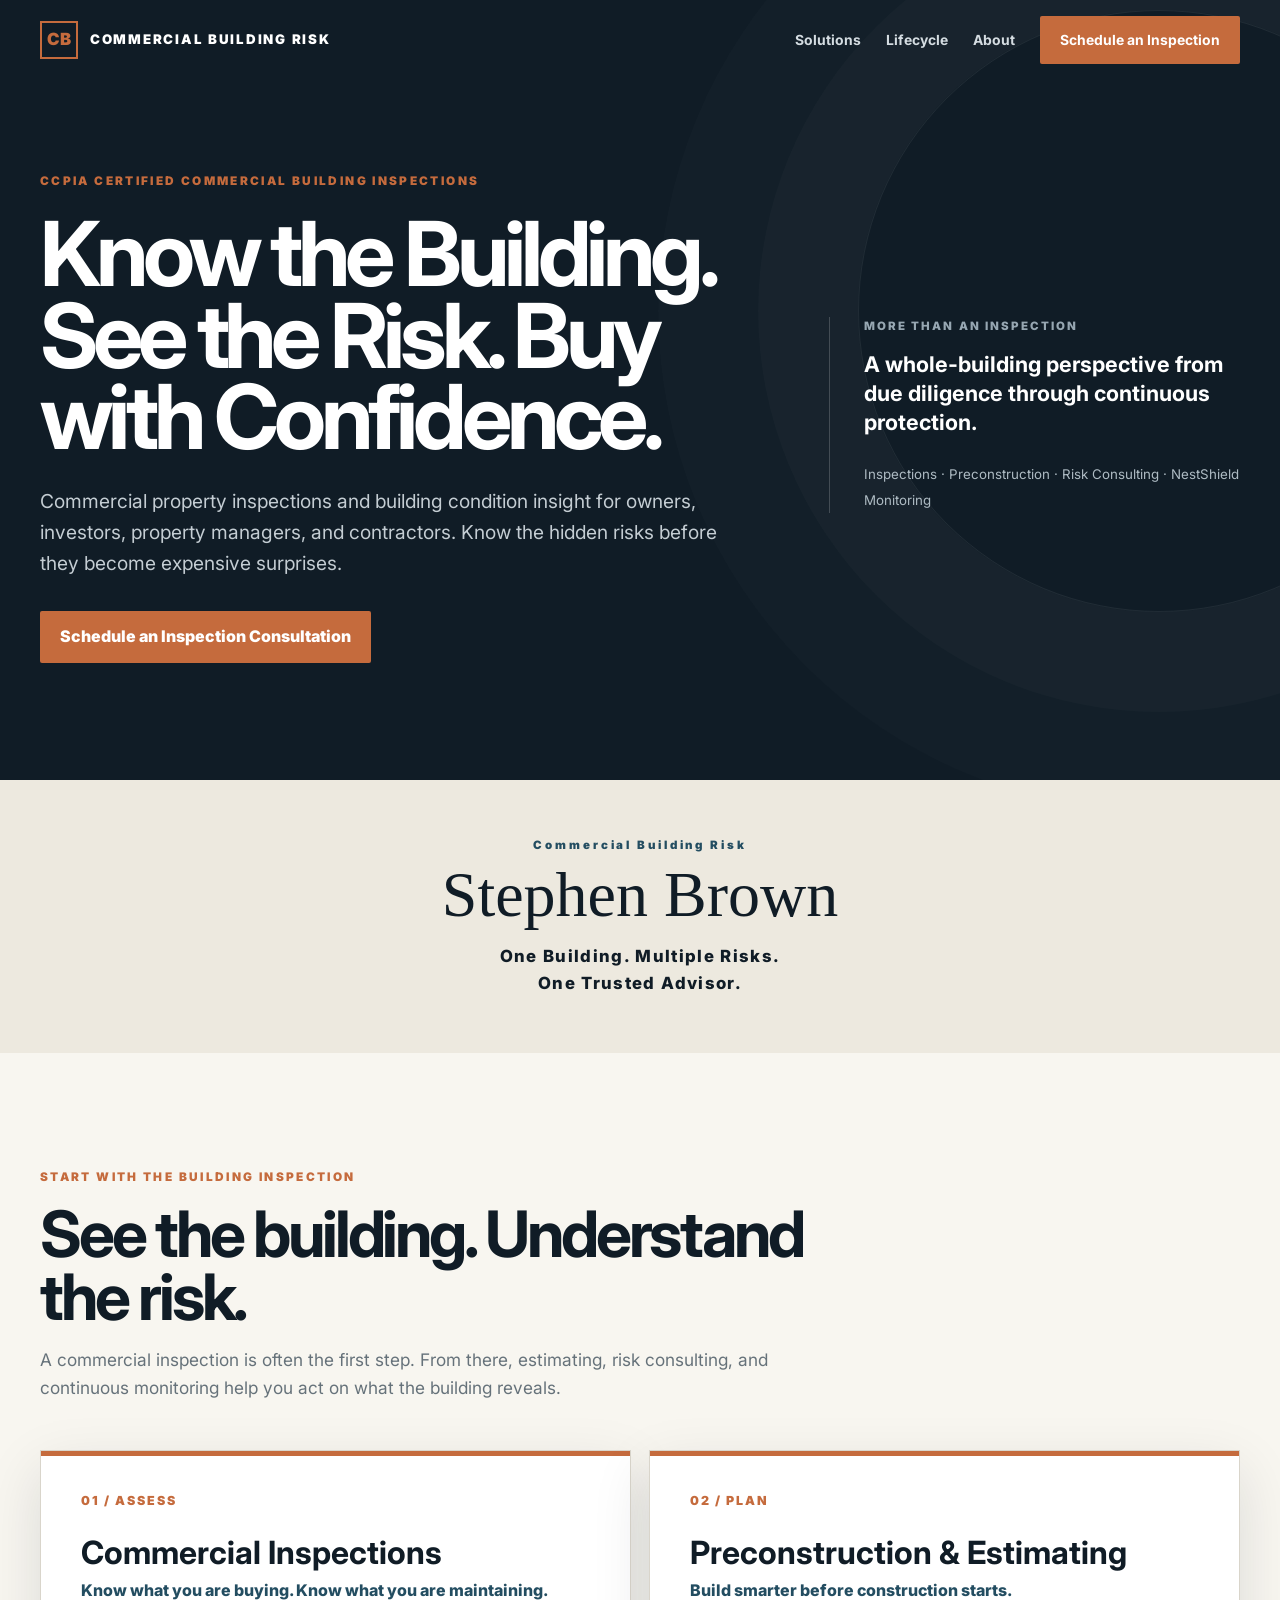
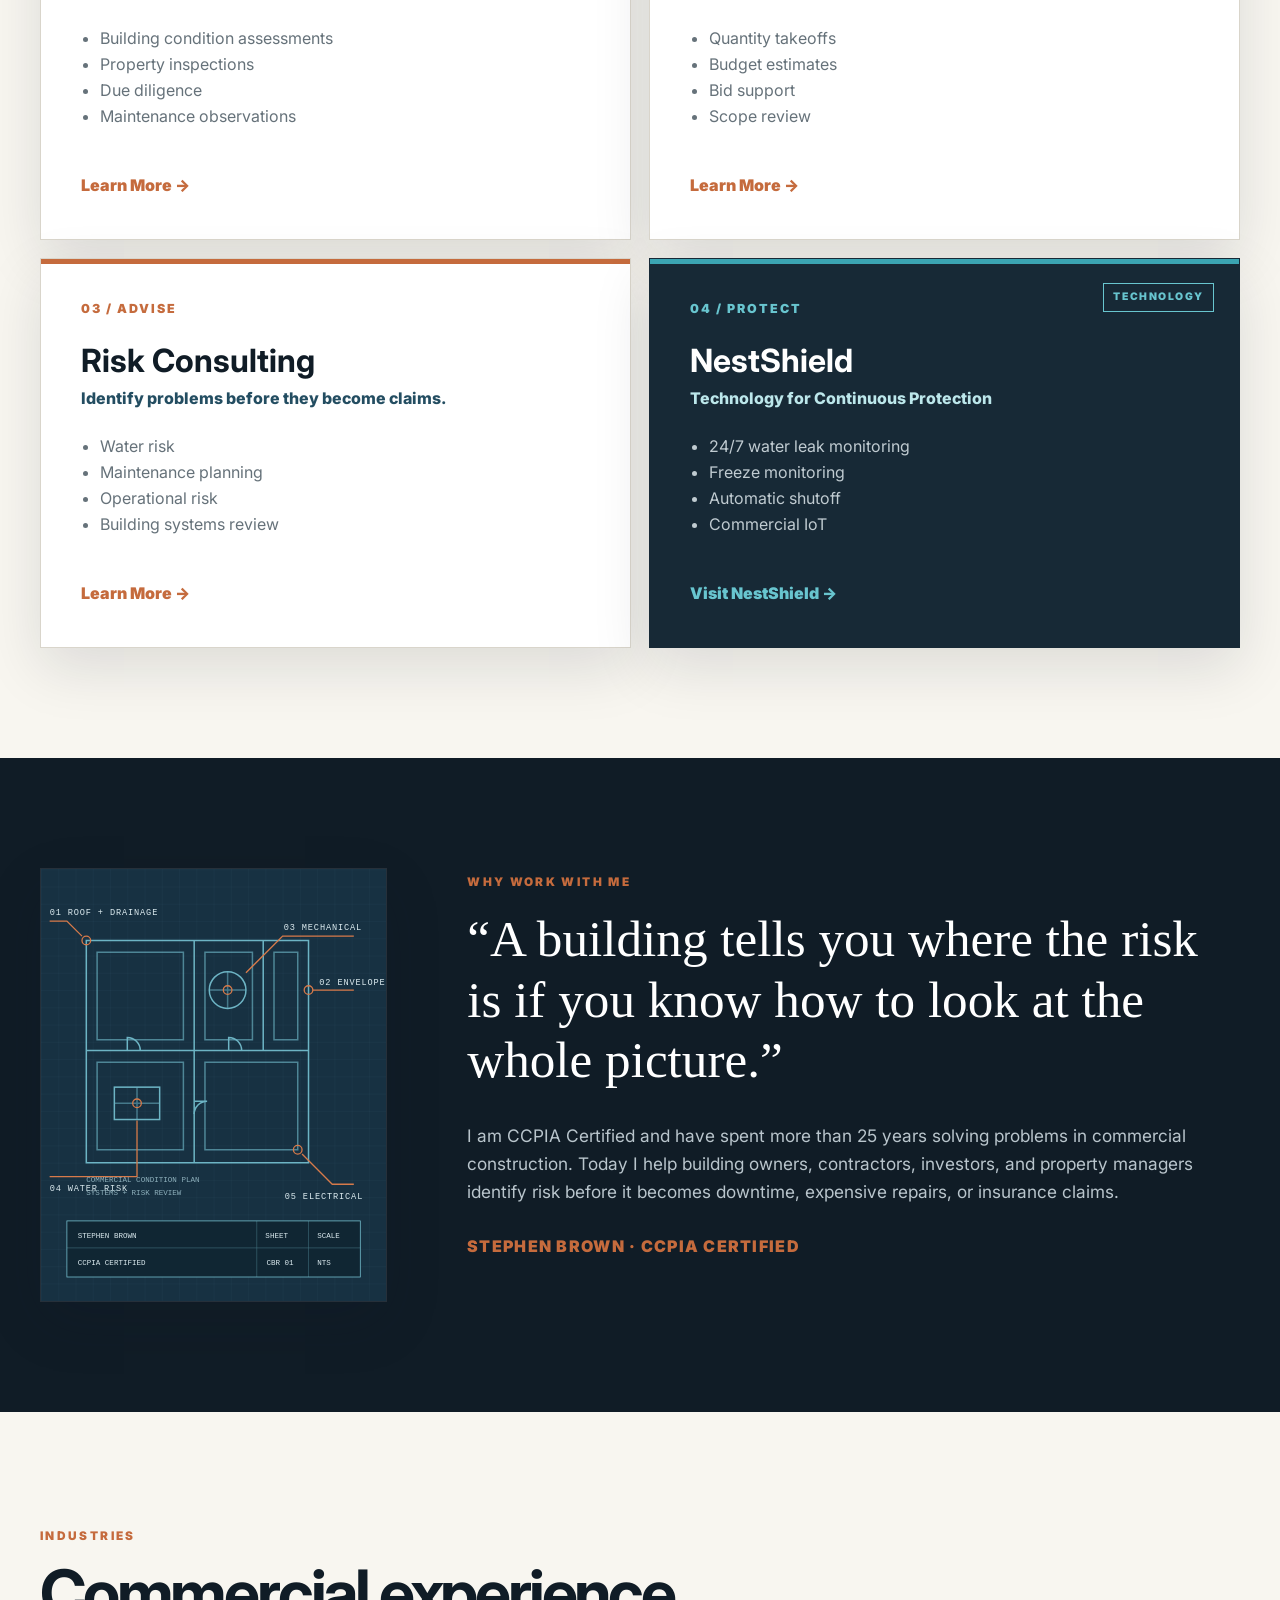
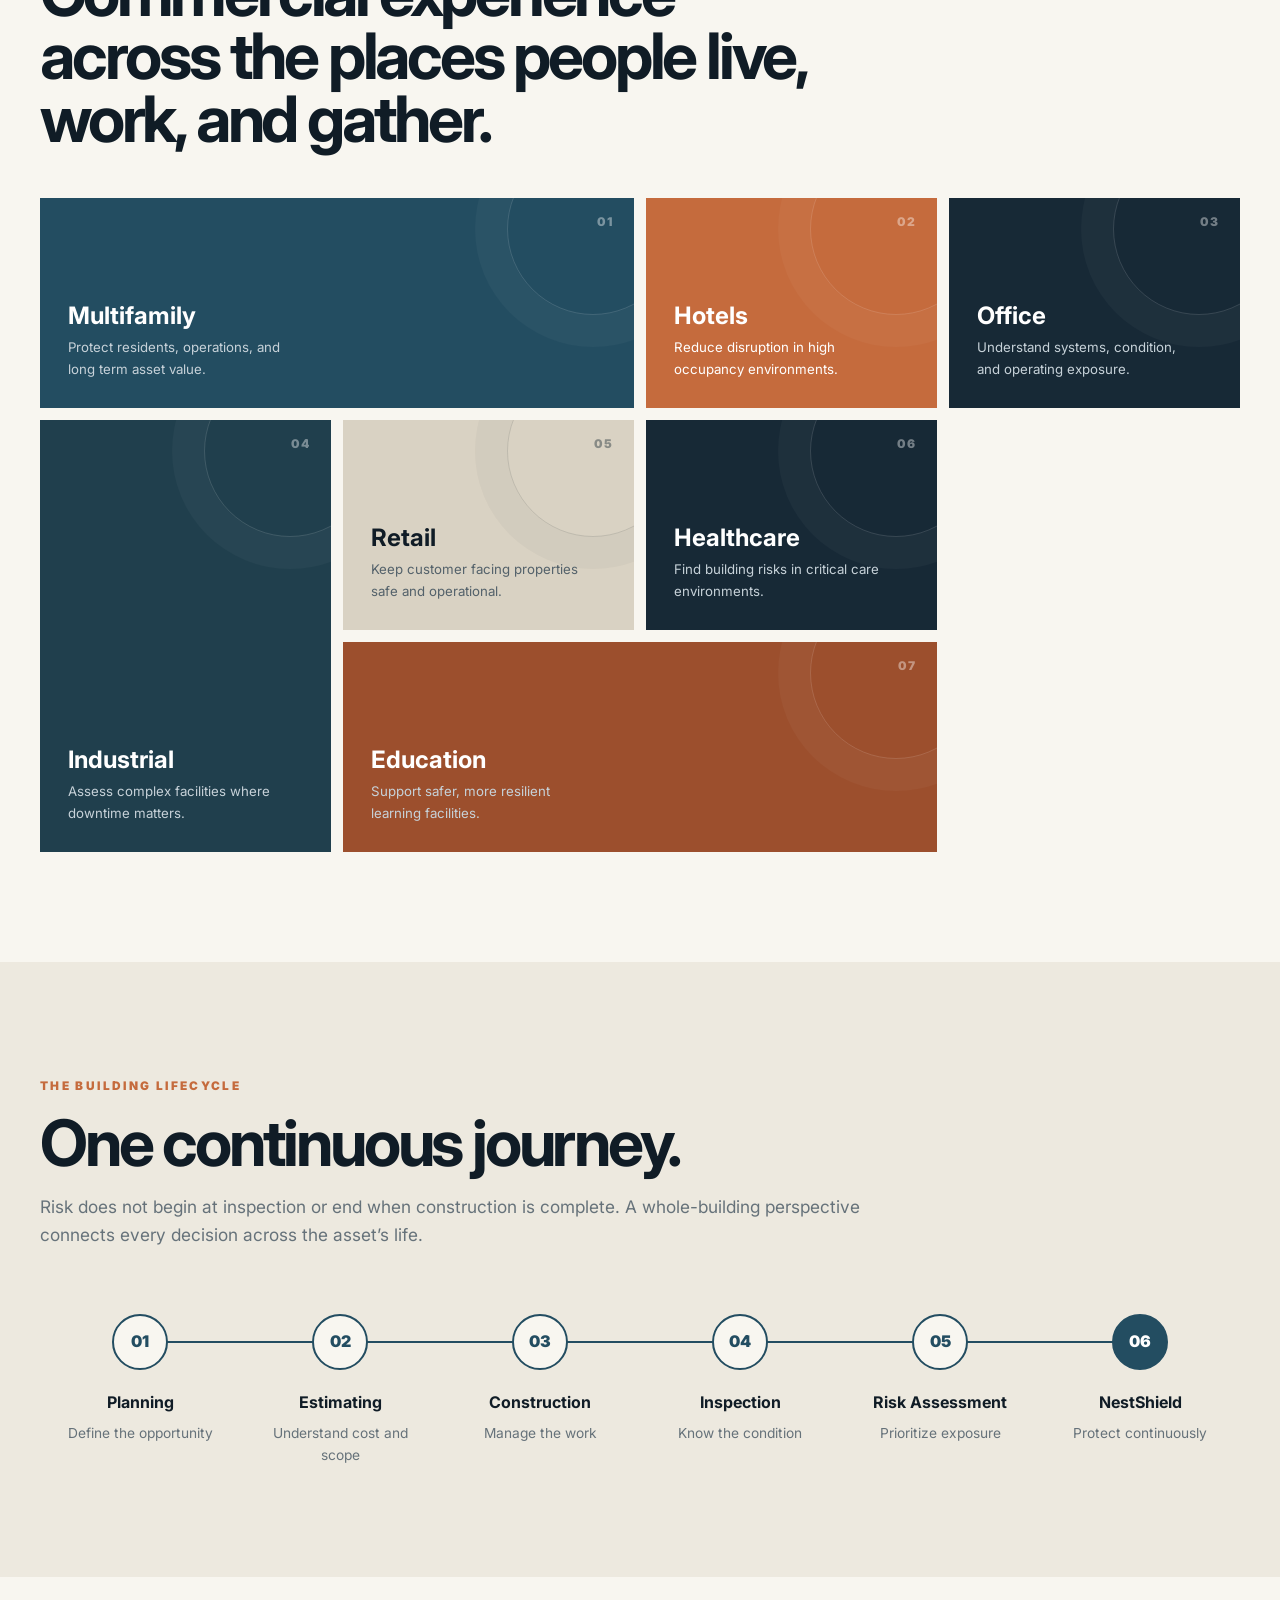
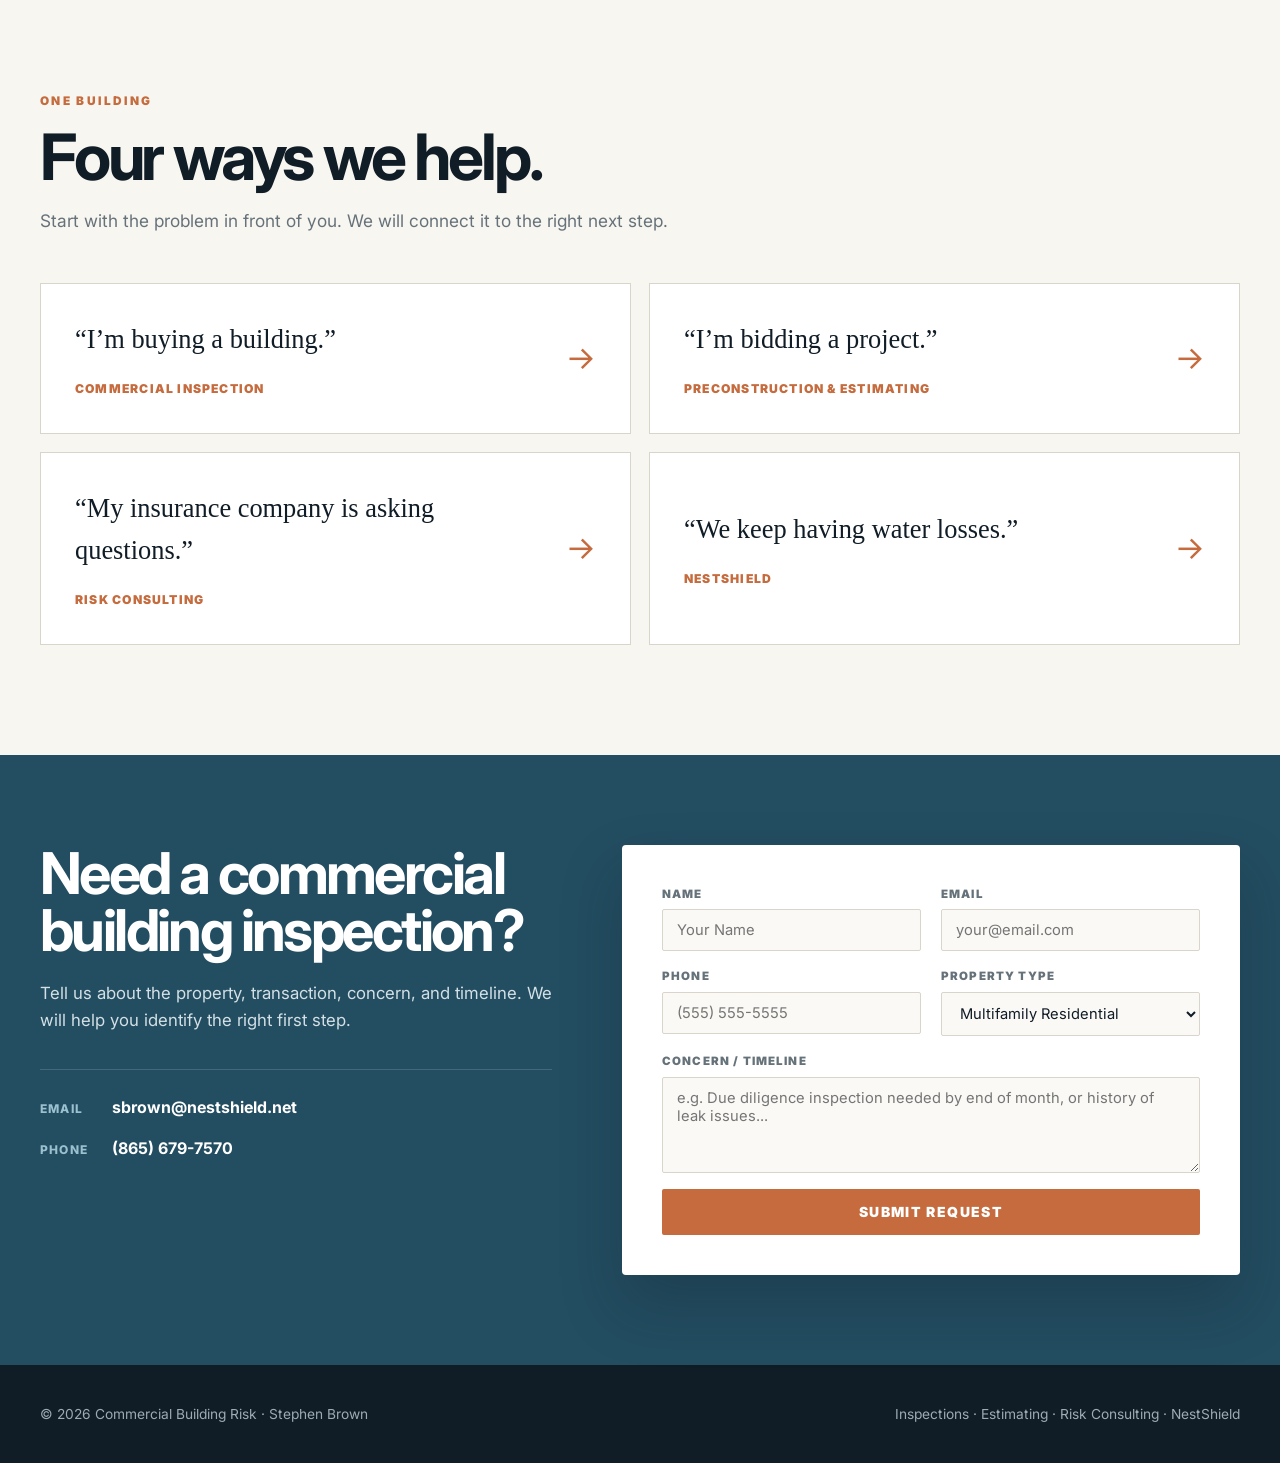
<file: index.html>
<!doctype html>
<html lang="en">
<head>
  <meta charset="utf-8">
  <meta name="viewport" content="width=device-width,initial-scale=1">
  <meta name="description" content="Commercial building inspections, preconstruction estimating, risk consulting, and continuous protection technology from Stephen Brown.">
  <title>Commercial Building Risk | Stephen Brown</title>
  <link rel="preconnect" href="https://fonts.googleapis.com">
  <link rel="preconnect" href="https://fonts.gstatic.com" crossorigin>
  <link href="https://fonts.googleapis.com/css2?family=Inter:wght@400;500;600;700;800;900&display=swap" rel="stylesheet">
  <style>
    :root{
      --ink:#101c26;
      --ink2:#172936;
      --blue:#234d61;
      --copper:#c56b3d;
      --sand:#ede9df;
      --paper:#f8f6f0;
      --white:#fff;
      --muted:#66727a;
      --line:#d9d5cb;
      --max:1200px;
      --shadow:0 20px 55px rgba(16,28,38,.12);
      --transition:0.25s cubic-bezier(0.4, 0, 0.2, 1);
    }
    *{box-sizing:border-box}
    html{scroll-behavior:smooth}
    body{
      margin:0;
      background:var(--paper);
      color:var(--ink);
      font:16px/1.62 Inter,ui-sans-serif,system-ui,-apple-system,"Segoe UI",sans-serif;
      text-rendering:optimizeLegibility;
      -webkit-font-smoothing:antialiased;
    }
    a{color:inherit;text-decoration:none;transition:color var(--transition)}
    .wrap{width:min(var(--max),calc(100% - 42px));margin:auto}
    
    /* Header & Nav styling */
    .nav{
      height: 80px;
      display: flex;
      align-items: center;
      justify-content: space-between;
      position: relative;
      z-index: 100;
    }
    .brand{
      text-decoration:none;
      display:flex;
      align-items:center;
      gap:12px;
      font-size:.83rem;
      font-weight:900;
      letter-spacing:.13em;
      text-transform:uppercase;
    }
    .brand-mark{
      width:38px;
      height:38px;
      border:2px solid var(--copper);
      display:grid;
      place-items:center;
      color:var(--copper);
      font-size:1.05rem;
      letter-spacing:0;
      transition:background var(--transition), color var(--transition);
    }
    .brand:hover .brand-mark{
      background:var(--copper);
      color:#fff;
    }
    .navlinks{
      display:flex;
      align-items:center;
      gap:25px;
    }
    .navlinks>a{
      text-decoration:none;
      color:#d4dce1;
      font-size:.87rem;
      font-weight:700;
      transition:color var(--transition);
    }
    .navlinks>a:hover:not(.btn){
      color:var(--copper);
    }
    .btn{
      display:inline-flex;
      align-items:center;
      justify-content:center;
      padding:13px 20px;
      border-radius:2px;
      background:var(--copper);
      color:#fff;
      text-decoration:none;
      font-weight:850;
      border:0;
      cursor:pointer;
      font-family:inherit;
      transition:transform var(--transition), background var(--transition), box-shadow var(--transition);
    }
    .btn:hover{
      transform:translateY(-2px);
      background:#ad5930;
      box-shadow:0 8px 20px rgba(197, 107, 61, 0.2);
    }
    .navlinks .btn{color:#fff}
    
    /* Mobile Menu Button */
    .menu-btn{
      display:none;
      flex-direction:column;
      justify-content:space-between;
      width:24px;
      height:18px;
      background:none;
      border:0;
      padding:0;
      cursor:pointer;
      z-index:110;
    }
    .menu-btn .bar{
      width:100%;
      height:2px;
      background:#fff;
      transition:transform var(--transition), opacity var(--transition);
    }
    
    /* Hero styling */
    .hero-wrap{
      background:var(--ink);
      color:#fff;
      position:relative;
      overflow:hidden;
    }
    .hero-wrap:after{
      content:"";
      position:absolute;
      width:600px;
      height:600px;
      border:1px solid #ffffff12;
      border-radius:50%;
      right:-180px;
      top:10px;
      box-shadow:0 0 0 100px #ffffff05,0 0 0 200px #ffffff03;
      pointer-events:none;
    }
    .hero{
      min-height:700px;
      display:grid;
      grid-template-columns:1fr .58fr;
      gap:80px;
      align-items:center;
      padding:80px 0 110px;
      position:relative;
      z-index:1;
    }
    .eyebrow{
      color:var(--copper);
      font-size:.74rem;
      font-weight:900;
      letter-spacing:.2em;
      text-transform:uppercase;
    }
    .hero h1{
      font-size:clamp(3.4rem,7vw,6.8rem);
      line-height:.91;
      letter-spacing:-.057em;
      margin:20px 0 28px;
      max-width:850px;
    }
    .hero p{
      color:#c4cdd3;
      font-size:1.2rem;
      max-width:680px;
      margin:0 0 32px;
    }
    .hero-side{
      border-left:1px solid #ffffff30;
      padding-left:34px;
    }
    .hero-side span{
      display:block;
      color:#97a7b2;
      font-size:.72rem;
      font-weight:850;
      letter-spacing:.18em;
      text-transform:uppercase;
    }
    .hero-side strong{
      display:block;
      font-size:1.35rem;
      line-height:1.35;
      margin:14px 0 24px;
    }
    .hero-side small{color:#aebbc3}
    
    /* Manifesto */
    .manifesto{background:var(--sand);padding:56px 0}
    .manifesto-inner{text-align:center}
    .manifesto .mini{font-size:.72rem;letter-spacing:.25em;font-weight:900;color:var(--blue)}
    .manifesto h2{font-family:Georgia,serif;font-weight:400;font-size:clamp(2.2rem,5vw,4.6rem);margin:8px 0 2px;line-height:1}
    .manifesto p{font-size:1.05rem;font-weight:800;letter-spacing:.08em;margin:16px 0 0}
    
    /* Section general layout */
    .section{padding:110px 0}
    .heading{max-width:820px;margin-bottom:48px}
    .heading h2{
      font-size:clamp(2.7rem,5vw,5rem);
      line-height:.98;
      letter-spacing:-.05em;
      margin:14px 0 18px;
    }
    .heading p{font-size:1.08rem;color:var(--muted)}
    
    /* Services section */
    .service-grid{display:grid;grid-template-columns:repeat(2,1fr);gap:18px}
    .service-card{
      background:#fff;
      border:1px solid var(--line);
      padding:40px;
      min-height:390px;
      display:flex;
      flex-direction:column;
      position:relative;
      overflow:hidden;
      box-shadow:var(--shadow);
      transition:transform var(--transition), box-shadow var(--transition);
    }
    .service-card:hover{
      transform:translateY(-4px);
      box-shadow:0 30px 70px rgba(16,28,38,.16);
    }
    .service-card:before{
      content:"";
      position:absolute;
      top:0;
      left:0;
      width:100%;
      height:5px;
      background:var(--copper);
    }
    .service-card .number{color:var(--copper);font-weight:900;font-size:.78rem;letter-spacing:.16em}
    .service-card h3{font-size:2rem;line-height:1.08;margin:24px 0 8px}
    .service-card .promise{color:var(--blue);font-weight:800;margin:0 0 22px}
    .service-card ul{padding-left:19px;color:var(--muted);margin:0 0 25px}
    .service-card a{margin-top:auto;text-decoration:none;font-weight:900;color:var(--copper);transition:color var(--transition)}
    .service-card a:hover{color:#ad5930}
    
    /* NestShield card specific colors */
    .nest{background:var(--ink2);color:#fff;border-color:var(--ink2)}
    .nest:before{background:#3ba4b2}
    .nest .number, .nest a{color:#68c5cf}
    .nest a:hover{color:#bce7eb}
    .nest .promise{color:#bce7eb}
    .nest ul{color:#c0cbd1}
    .nest-badge{
      position:absolute;
      right:25px;
      top:24px;
      border:1px solid #68c5cf;
      color:#68c5cf;
      padding:5px 9px;
      font-size:.65rem;
      font-weight:900;
      letter-spacing:.15em;
    }
    
    /* About section */
    .about{background:var(--ink);color:#fff}
    .about-grid{display:grid;grid-template-columns:.62fr 1.38fr;gap:80px;align-items:start}
    .portrait{
      position:relative;
      aspect-ratio:4/5;
      border:1px solid #ffffff17;
      overflow:hidden;
      box-shadow:var(--shadow);
    }
    .portrait span{
      color:#fff;
      font-size:.76rem;
      letter-spacing:.12em;
      text-transform:uppercase;
      font-weight:800;
      text-shadow:0 2px 4px rgba(0,0,0,0.5);
    }
    .about blockquote{
      font-family:Georgia,serif;
      font-size:clamp(2rem,4vw,3.6rem);
      line-height:1.18;
      margin:15px 0 32px;
    }
    .about-copy{color:#b9c5cc;font-size:1.08rem;max-width:760px}
    .signature{color:var(--copper);font-weight:900;letter-spacing:.08em;margin-top:28px}
    
    /* Industries section Grid Layout */
    .industries{
      display:grid;
      grid-template-columns:repeat(4,1fr);
      grid-auto-rows:210px;
      gap:12px;
      border:0;
    }
    .industry{
      position:relative;
      overflow:hidden;
      padding:28px;
      border:0;
      display:flex;
      flex-direction:column;
      justify-content:flex-end;
      background:var(--ink2);
      color:#fff;
      isolation:isolate;
      transition:transform var(--transition), box-shadow var(--transition);
    }
    .industry:before{
      content:"";
      position:absolute;
      width:170px;
      height:170px;
      border:1px solid #ffffff24;
      border-radius:50%;
      right:-45px;
      top:-55px;
      box-shadow:0 0 0 32px #ffffff08;
      z-index:-1;
    }
    .industry:after{
      content:attr(data-number);
      position:absolute;
      right:20px;
      top:14px;
      color:#ffffff66;
      font-size:.75rem;
      font-weight:900;
      letter-spacing:.14em;
    }
    .industry:hover{
      transform:translateY(-4px);
      box-shadow:var(--shadow);
    }
    .industry strong{font-size:1.5rem;line-height:1.05}
    .industry span{color:#c7d2d9;font-size:.83rem;margin-top:9px;max-width:220px}
    .industry:nth-child(1){grid-column:span 2;background:var(--blue)}
    .industry:nth-child(2){background:var(--copper)}
    .industry:nth-child(2) span{color:#fff}
    .industry:nth-child(4){grid-row:span 2;background:#203f4d}
    .industry:nth-child(5){background:#d9d2c3;color:var(--ink)}
    .industry:nth-child(5) span{color:#53616a}
    .industry:nth-child(5):before{border-color:#10202a22;box-shadow:0 0 0 32px #10202a08}
    .industry:nth-child(5):after{color:#10202a66}
    .industry:nth-child(7){grid-column:span 2;background:#9c4f2d}
    
    /* Lifecycle section */
    .lifecycle{background:var(--sand)}
    .journey{display:grid;grid-template-columns:repeat(6,1fr);position:relative;margin-top:65px}
    .journey:before{
      content:"";
      position:absolute;
      top:27px;
      left:8%;
      right:8%;
      height:2px;
      background:var(--blue);
      z-index:0;
    }
    .phase{text-align:center;position:relative;padding:0 12px;z-index:1}
    .dot{
      width:56px;
      height:56px;
      border-radius:50%;
      background:var(--paper);
      border:2px solid var(--blue);
      display:grid;
      place-items:center;
      margin:0 auto 20px;
      position:relative;
      font-weight:900;
      color:var(--blue);
      transition:background var(--transition), color var(--transition), transform var(--transition);
    }
    .phase:hover .dot{
      transform:scale(1.1);
      background:var(--blue);
      color:#fff;
    }
    .phase:last-child .dot{background:var(--blue);color:#fff}
    .phase h3{font-size:1rem;margin:0 0 6px}
    .phase p{font-size:.86rem;color:var(--muted);margin:0}
    
    /* Selector grid */
    .entry-grid{display:grid;grid-template-columns:repeat(2,1fr);gap:18px}
    .entry{
      background:#fff;
      border:1px solid var(--line);
      padding:34px;
      display:grid;
      grid-template-columns:1fr auto;
      align-items:center;
      gap:20px;
      transition:transform var(--transition), box-shadow var(--transition), border-color var(--transition);
    }
    .entry:hover{
      transform:translateY(-3px);
      box-shadow:var(--shadow);
      border-color:var(--copper);
    }
    .entry .thought{font-family:Georgia,serif;font-size:1.65rem;margin:0 0 18px}
    .entry .answer{font-weight:900;color:var(--copper);text-transform:uppercase;letter-spacing:.1em;font-size:.76rem}
    .arrow{font-size:2rem;color:var(--copper);transition:transform var(--transition)}
    .entry:hover .arrow{transform:translateX(5px)}
    
    /* B2B Split CTA layout styling */
    .closing{background:var(--blue);color:#fff;padding:90px 0}
    .closing-grid{display:grid;grid-template-columns:1fr 1.1fr;gap:70px;align-items:start}
    .closing h2{
      font-size:clamp(2.6rem,4.5vw,4.2rem);
      line-height:1;
      margin:0 0 20px;
      letter-spacing:-.045em;
    }
    .closing p{color:#d3e0e5;max-width:650px;margin:0 0 35px;font-size:1.05rem}
    .direct-contact{
      display:flex;
      flex-direction:column;
      gap:15px;
      font-size:1rem;
      border-top:1px solid rgba(255,255,255,0.15);
      padding-top:25px;
    }
    .contact-item{display:flex;align-items:center;gap:12px}
    .contact-item .label{text-transform:uppercase;font-size:0.75rem;font-weight:800;color:#9bc1cf;letter-spacing:0.1em;width:60px}
    .contact-item a{color:#fff;font-weight:700}
    .contact-item a:hover{color:#68c5cf}
    
    .form-container{
      background:#fff;
      padding:40px;
      border-radius:4px;
      box-shadow:0 30px 60px rgba(16,28,38,.25);
      color:var(--ink);
    }
    .lead-form{
      display:grid;
      grid-template-columns:1fr 1fr;
      gap:16px 20px;
    }
    .form-group{
      display:flex;
      flex-direction:column;
      gap:6px;
    }
    .form-group label{
      font-size:.72rem;
      font-weight:900;
      text-transform:uppercase;
      letter-spacing:.1em;
      color:var(--muted);
    }
    .form-group input, .form-group select, .form-group textarea{
      padding:11px 14px;
      border:1px solid var(--line);
      border-radius:2px;
      font-family:inherit;
      font-size:.92rem;
      background:#faf9f6;
      color:var(--ink);
      transition:border-color var(--transition), background-color var(--transition);
    }
    .form-group input:focus, .form-group select:focus, .form-group textarea:focus{
      outline:0;
      border-color:var(--copper);
      background-color:#fff;
    }
    .form-group.full-width{grid-column:span 2}
    .btn-submit{
      grid-column:span 2;
      background:var(--copper);
      color:#fff;
      border:0;
      padding:15px;
      font-weight:900;
      text-transform:uppercase;
      letter-spacing:.1em;
      cursor:pointer;
      font-family:inherit;
      font-size:.87rem;
      transition:background var(--transition);
    }
    .btn-submit:hover{background:#ad5930}
    
    .form-success-message{
      text-align:center;
      padding:30px 10px;
    }
    .success-icon{
      width:60px;
      height:60px;
      background:#3ba4b2;
      color:#fff;
      border-radius:50%;
      display:grid;
      place-items:center;
      font-size:1.8rem;
      font-weight:900;
      margin:0 auto 20px;
      box-shadow:0 8px 20px rgba(59, 164, 178, 0.2);
    }
    .form-success-message h3{
      font-size:1.8rem;
      margin:0 0 10px;
      letter-spacing:-0.02em;
    }
    .form-success-message p{
      color:var(--muted);
      font-size:1rem;
      margin:0 0 24px;
      line-height:1.5;
    }
    .btn-calendly{
      background:var(--blue);
      color:#fff;
      display:inline-flex;
      align-items:center;
      justify-content:center;
      width:100%;
      padding:14px;
      font-weight:800;
      text-decoration:none;
      border-radius:2px;
      text-transform:uppercase;
      letter-spacing:0.08em;
      font-size:0.87rem;
      transition:background var(--transition);
    }
    .btn-calendly:hover{
      background:#173442;
    }
    
    /* Footer and layout alignment */
    footer{background:var(--ink);color:#9cabb4;padding:38px 0}
    .foot{display:flex;justify-content:space-between;gap:20px;flex-wrap:wrap;font-size:.86rem}
    
    /* Media queries and responsive breakpoints */
    @media(max-width:900px){
      .hero{grid-template-columns:1fr;gap:45px}
      .hero-side{max-width:560px}
      .about-grid{grid-template-columns:1fr}
      .portrait{max-width:360px}
      .journey{grid-template-columns:repeat(3,1fr);gap:42px 0}
      .journey:before{display:none}
      .phase:after{content:"↓";display:block;color:var(--copper);margin-top:15px}
      .phase:last-child:after{display:none}
      .industries{grid-template-columns:repeat(2,1fr)}
      .industry:nth-child(4){grid-row:auto}
      .closing-grid{grid-template-columns:1fr;gap:50px}
    }
    
    @media(max-width:650px){
      .wrap{width:min(var(--max),calc(100% - 26px))}
      .menu-btn{display:flex}
      .navlinks{
        display:none;
        position:absolute;
        top:80px;
        left:-13px;
        right:-13px;
        background:var(--ink2);
        padding:30px 20px;
        flex-direction:column;
        align-items:stretch;
        gap:15px;
        border-bottom:2px solid var(--copper);
        box-shadow:0 20px 40px rgba(0,0,0,0.3);
      }
      .navlinks.open{display:flex}
      .navlinks>a:not(.btn){display:block}
      
      .menu-btn.open .bar:nth-child(1){transform:translateY(8px) rotate(45deg)}
      .menu-btn.open .bar:nth-child(2){opacity:0}
      .menu-btn.open .bar:nth-child(3){transform:translateY(-8px) rotate(-45deg)}
      
      .brand{font-size:.75rem}
      .hero{min-height:auto;padding:60px 0 80px}
      .hero h1{font-size:3.25rem}
      .service-grid, .entry-grid{grid-template-columns:1fr}
      .service-card{min-height:0;padding:30px}
      .section{padding:80px 0}
      .about-grid{gap:40px}
      .journey{grid-template-columns:1fr}
      .phase{padding-bottom:15px}
      .closing{padding:70px 0}
      .foot{display:grid;gap:10px}
      .industries{grid-template-columns:1fr;grid-auto-rows:170px}
      .industry:nth-child(1), .industry:nth-child(7){grid-column:auto}
      .form-container{padding:25px}
      .lead-form{grid-template-columns:1fr}
      .form-group.full-width{grid-column:auto}
      .btn-submit{grid-column:auto}
    }
  </style>
</head>
<body>
  <header class="hero-wrap">
    <nav class="wrap nav">
      <a class="brand" href="#top"><span class="brand-mark">CB</span> Commercial Building Risk</a>
      <button class="menu-btn" aria-label="Toggle Navigation" aria-expanded="false">
        <span class="bar"></span>
        <span class="bar"></span>
        <span class="bar"></span>
      </button>
      <div class="navlinks">
        <a href="#solutions">Solutions</a>
        <a href="#lifecycle">Lifecycle</a>
        <a href="#about">About</a>
        <a class="btn" href="#contact">Schedule an Inspection</a>
      </div>
    </nav>
    <div class="wrap hero" id="top"><div><span class="eyebrow">CCPIA Certified Commercial Building Inspections</span><h1>Know the Building. See the Risk. Buy with Confidence.</h1><p>Commercial property inspections and building condition insight for owners, investors, property managers, and contractors. Know the hidden risks before they become expensive surprises.</p><a class="btn" href="#contact">Schedule an Inspection Consultation</a></div><aside class="hero-side"><span>More than an inspection</span><strong>A whole-building perspective from due diligence through continuous protection.</strong><small>Inspections · Preconstruction · Risk Consulting · NestShield Monitoring</small></aside></div>
  </header>
  <main>
    <section class="manifesto"><div class="wrap manifesto-inner"><div class="mini">Commercial Building Risk</div><h2>Stephen Brown</h2><p>One Building. Multiple Risks.<br>One Trusted Advisor.</p></div></section>
    <section class="section" id="solutions"><div class="wrap"><div class="heading"><span class="eyebrow">Start with the building inspection</span><h2>See the building. Understand the risk.</h2><p>A commercial inspection is often the first step. From there, estimating, risk consulting, and continuous monitoring help you act on what the building reveals.</p></div><div class="service-grid">
      <article class="service-card"><div class="number">01 / ASSESS</div><h3>Commercial Inspections</h3><p class="promise">Know what you are buying. Know what you are maintaining.</p><ul><li>Building condition assessments</li><li>Property inspections</li><li>Due diligence</li><li>Maintenance observations</li></ul><a href="inspections.html">Learn More →</a></article>
      <article class="service-card"><div class="number">02 / PLAN</div><h3>Preconstruction &amp; Estimating</h3><p class="promise">Build smarter before construction starts.</p><ul><li>Quantity takeoffs</li><li>Budget estimates</li><li>Bid support</li><li>Scope review</li></ul><a href="estimating.html">Learn More →</a></article>
      <article class="service-card"><div class="number">03 / ADVISE</div><h3>Risk Consulting</h3><p class="promise">Identify problems before they become claims.</p><ul><li>Water risk</li><li>Maintenance planning</li><li>Operational risk</li><li>Building systems review</li></ul><a href="risk-consulting.html">Learn More →</a></article>
      <article class="service-card nest"><div class="nest-badge">TECHNOLOGY</div><div class="number">04 / PROTECT</div><h3>NestShield</h3><p class="promise">Technology for Continuous Protection</p><ul><li>24/7 water leak monitoring</li><li>Freeze monitoring</li><li>Automatic shutoff</li><li>Commercial IoT</li></ul><a href="https://nestshield.net" target="_blank" rel="noopener noreferrer">Visit NestShield →</a></article>
    </div></div></section>
    <section class="section about" id="about"><div class="wrap about-grid">
      <div class="portrait">
        <svg viewBox="0 0 320 400" role="img" aria-label="Commercial building inspection blueprint" style="width:100%;height:100%;background:#173142;box-sizing:border-box;">
          <defs><pattern id="grid" width="16" height="16" patternUnits="userSpaceOnUse"><path d="M16 0H0V16" fill="none" stroke="#73b6c8" stroke-width=".35" opacity=".16"/></pattern></defs>
          <rect width="320" height="400" fill="url(#grid)"/>
          <g fill="none" stroke="#77c3d3" stroke-width="1.4" opacity=".9">
            <path d="M42 66H248V272H42Z M42 168H248 M142 66V272 M206 66V168"/>
            <path d="M52 77H132V158H52Z M152 77H196V158H152Z M216 77H238V158H216Z" opacity=".65"/>
            <path d="M52 179H132V260H52Z M152 179H238V260H152Z" opacity=".65"/>
            <path d="M80 168v-12a12 12 0 0 1 12 12 M174 168v-12a12 12 0 0 1 12 12 M142 215h12a12 12 0 0 0-12 12"/>
            <circle cx="173" cy="112" r="17"/><path d="M173 95v34M156 112h34" opacity=".55"/>
            <rect x="68" y="202" width="42" height="30"/><path d="M68 217h42M89 202v30" opacity=".55"/>
          </g>
          <g fill="none" stroke="#d77a4a" stroke-width="1.2">
            <circle cx="42" cy="66" r="4"/><path d="M38 62 24 48H8"/>
            <circle cx="248" cy="112" r="4"/><path d="M252 112h38"/>
            <circle cx="173" cy="112" r="4"/><path d="M190 96l34-34h66"/>
            <circle cx="89" cy="217" r="4"/><path d="M89 233v52H8"/>
            <circle cx="238" cy="260" r="4"/><path d="M242 264l28 28h20"/>
          </g>
          <g fill="#dcebf0" font-family="ui-monospace,monospace" font-size="8" letter-spacing=".8">
            <text x="8" y="42">01 ROOF + DRAINAGE</text><text x="258" y="107">02 ENVELOPE</text>
            <text x="225" y="56">03 MECHANICAL</text><text x="8" y="298">04 WATER RISK</text><text x="226" y="306">05 ELECTRICAL</text>
          </g>
          <g fill="#8eb0bc" font-family="ui-monospace,monospace" font-size="7"><text x="42" y="290">COMMERCIAL CONDITION PLAN</text><text x="42" y="302">SYSTEMS + RISK REVIEW</text></g>
          <g transform="translate(24 326)"><rect width="272" height="52" fill="#102633" stroke="#77c3d3" stroke-width=".7"/><path d="M176 0v52M224 0v52M0 25h272" stroke="#77c3d3" stroke-width=".5" opacity=".5"/><g fill="#dcebf0" font-family="ui-monospace,monospace" font-size="7"><text x="10" y="16">STEPHEN BROWN</text><text x="10" y="41">CCPIA CERTIFIED</text><text x="184" y="16">SHEET</text><text x="185" y="41">CBR 01</text><text x="232" y="16">SCALE</text><text x="232" y="41">NTS</text></g></g>
        </svg>
      </div>
      <div><span class="eyebrow">Why work with me</span><blockquote>“A building tells you where the risk is if you know how to look at the whole picture.”</blockquote><p class="about-copy">I am CCPIA Certified and have spent more than 25 years solving problems in commercial construction. Today I help building owners, contractors, investors, and property managers identify risk before it becomes downtime, expensive repairs, or insurance claims.</p><div class="signature">STEPHEN BROWN · CCPIA CERTIFIED</div></div>
    </div></section>
    <section class="section"><div class="wrap"><div class="heading"><span class="eyebrow">Industries</span><h2>Commercial experience across the places people live, work, and gather.</h2></div><div class="industries"><div class="industry" data-number="01"><strong>Multifamily</strong><span>Protect residents, operations, and long term asset value.</span></div><div class="industry" data-number="02"><strong>Hotels</strong><span>Reduce disruption in high occupancy environments.</span></div><div class="industry" data-number="03"><strong>Office</strong><span>Understand systems, condition, and operating exposure.</span></div><div class="industry" data-number="04"><strong>Industrial</strong><span>Assess complex facilities where downtime matters.</span></div><div class="industry" data-number="05"><strong>Retail</strong><span>Keep customer facing properties safe and operational.</span></div><div class="industry" data-number="06"><strong>Healthcare</strong><span>Find building risks in critical care environments.</span></div><div class="industry" data-number="07"><strong>Education</strong><span>Support safer, more resilient learning facilities.</span></div></div></div></section>
    <section class="section lifecycle" id="lifecycle"><div class="wrap"><div class="heading"><span class="eyebrow">The building lifecycle</span><h2>One continuous journey.</h2><p>Risk does not begin at inspection or end when construction is complete. A whole-building perspective connects every decision across the asset’s life.</p></div><div class="journey"><div class="phase"><div class="dot">01</div><h3>Planning</h3><p>Define the opportunity</p></div><div class="phase"><div class="dot">02</div><h3>Estimating</h3><p>Understand cost and scope</p></div><div class="phase"><div class="dot">03</div><h3>Construction</h3><p>Manage the work</p></div><div class="phase"><div class="dot">04</div><h3>Inspection</h3><p>Know the condition</p></div><div class="phase"><div class="dot">05</div><h3>Risk Assessment</h3><p>Prioritize exposure</p></div><div class="phase"><div class="dot">06</div><h3>NestShield</h3><p>Protect continuously</p></div></div></div></section>
    <section class="section"><div class="wrap"><div class="heading"><span class="eyebrow">One building</span><h2>Four ways we help.</h2><p>Start with the problem in front of you. We will connect it to the right next step.</p></div><div class="entry-grid"><a class="entry" href="inspections.html" style="text-decoration:none"><div><p class="thought">“I’m buying a building.”</p><div class="answer">Commercial Inspection</div></div><div class="arrow">→</div></a><a class="entry" href="estimating.html" style="text-decoration:none"><div><p class="thought">“I’m bidding a project.”</p><div class="answer">Preconstruction &amp; Estimating</div></div><div class="arrow">→</div></a><a class="entry" href="risk-consulting.html" style="text-decoration:none"><div><p class="thought">“My insurance company is asking questions.”</p><div class="answer">Risk Consulting</div></div><div class="arrow">→</div></a><a class="entry" href="https://nestshield.net" target="_blank" rel="noopener noreferrer" style="text-decoration:none"><div><p class="thought">“We keep having water losses.”</p><div class="answer">NestShield</div></div><div class="arrow">→</div></a></div></div></section>
    <section class="closing" id="contact">
      <div class="wrap closing-grid">
        <div>
          <h2>Need a commercial building inspection?</h2>
          <p>Tell us about the property, transaction, concern, and timeline. We will help you identify the right first step.</p>
          <div class="direct-contact">
            <div class="contact-item">
              <span class="label">Email</span>
              <a href="mailto:sbrown@nestshield.net">sbrown@nestshield.net</a>
            </div>
            <div class="contact-item">
              <span class="label">Phone</span>
              <a href="tel:8656797570">(865) 679-7570</a>
            </div>
          </div>
        </div>
        <div class="form-container">
          <form id="contact-form" class="lead-form">
            <div class="form-group">
              <label for="form-name">Name</label>
              <input type="text" id="form-name" required placeholder="Your Name">
            </div>
            <div class="form-group">
              <label for="form-email">Email</label>
              <input type="email" id="form-email" required placeholder="your@email.com">
            </div>
            <div class="form-group">
              <label for="form-phone">Phone</label>
              <input type="tel" id="form-phone" placeholder="(555) 555-5555">
            </div>
            <div class="form-group">
              <label for="form-type">Property Type</label>
              <select id="form-type">
                <option value="multifamily">Multifamily Residential</option>
                <option value="hotel">Hotel / Hospitality</option>
                <option value="office">Office Building</option>
                <option value="industrial">Industrial / Warehouse</option>
                <option value="retail">Retail Space</option>
                <option value="other">Other</option>
              </select>
            </div>
            <div class="form-group full-width">
              <label for="form-challenge">Concern / Timeline</label>
              <textarea id="form-challenge" rows="4" required placeholder="e.g. Due diligence inspection needed by end of month, or history of leak issues..."></textarea>
            </div>
            <button type="submit" class="btn btn-submit">Submit Request</button>
          </form>
          <div id="form-success" class="form-success-message" style="display: none;">
            <div class="success-icon">✓</div>
            <h3>Request Received</h3>
            <p>Stephen will review your property details and contact you shortly.</p>
            <a href="https://calendly.com" target="_blank" class="btn btn-calendly">Schedule on Calendly</a>
          </div>
        </div>
      </div>
    </section>
  </main>
  <footer><div class="wrap foot"><div>© 2026 Commercial Building Risk · Stephen Brown</div><div>Inspections · Estimating · Risk Consulting · NestShield</div></div></footer>
  
  <script>
    // Mobile Menu Toggle
    const menuBtn = document.querySelector('.menu-btn');
    const navLinks = document.querySelector('.navlinks');
    
    if (menuBtn && navLinks) {
      menuBtn.addEventListener('click', () => {
        const open = navLinks.classList.toggle('open');
        menuBtn.classList.toggle('open');
        menuBtn.setAttribute('aria-expanded', open);
      });
      
      // Close menu on link click
      navLinks.addEventListener('click', (e) => {
        if (e.target.tagName === 'A') {
          navLinks.classList.remove('open');
          menuBtn.classList.remove('open');
          menuBtn.setAttribute('aria-expanded', 'false');
        }
      });
    }
    
    // Form Submit Success Logic
    const contactForm = document.getElementById('contact-form');
    const formSuccess = document.getElementById('form-success');
    
    if (contactForm && formSuccess) {
      contactForm.addEventListener('submit', (e) => {
        e.preventDefault();
        
        // Hide form and show success message
        contactForm.style.display = 'none';
        formSuccess.style.display = 'block';
        
        // Scroll to form success container top
        formSuccess.scrollIntoView({ behavior: 'smooth', block: 'nearest' });
      });
    }
  </script>
</body>
</html>
</file>
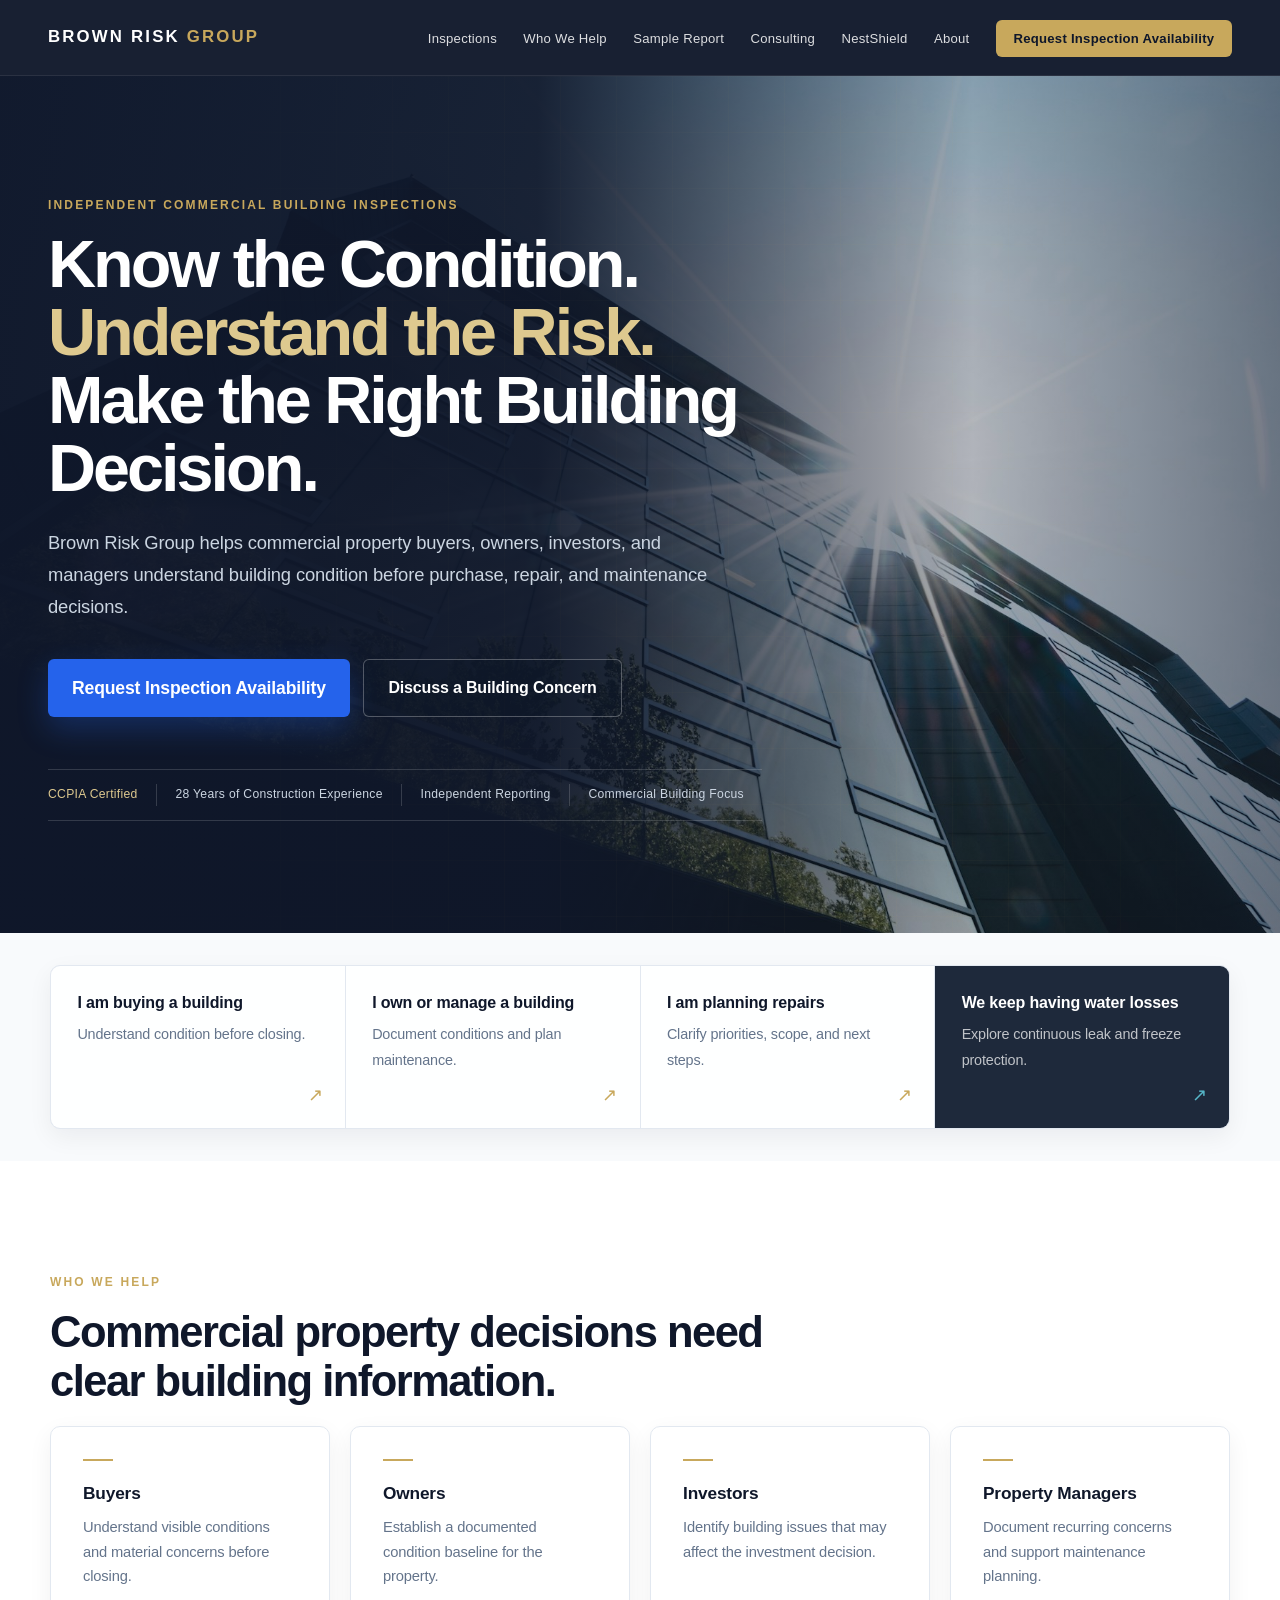
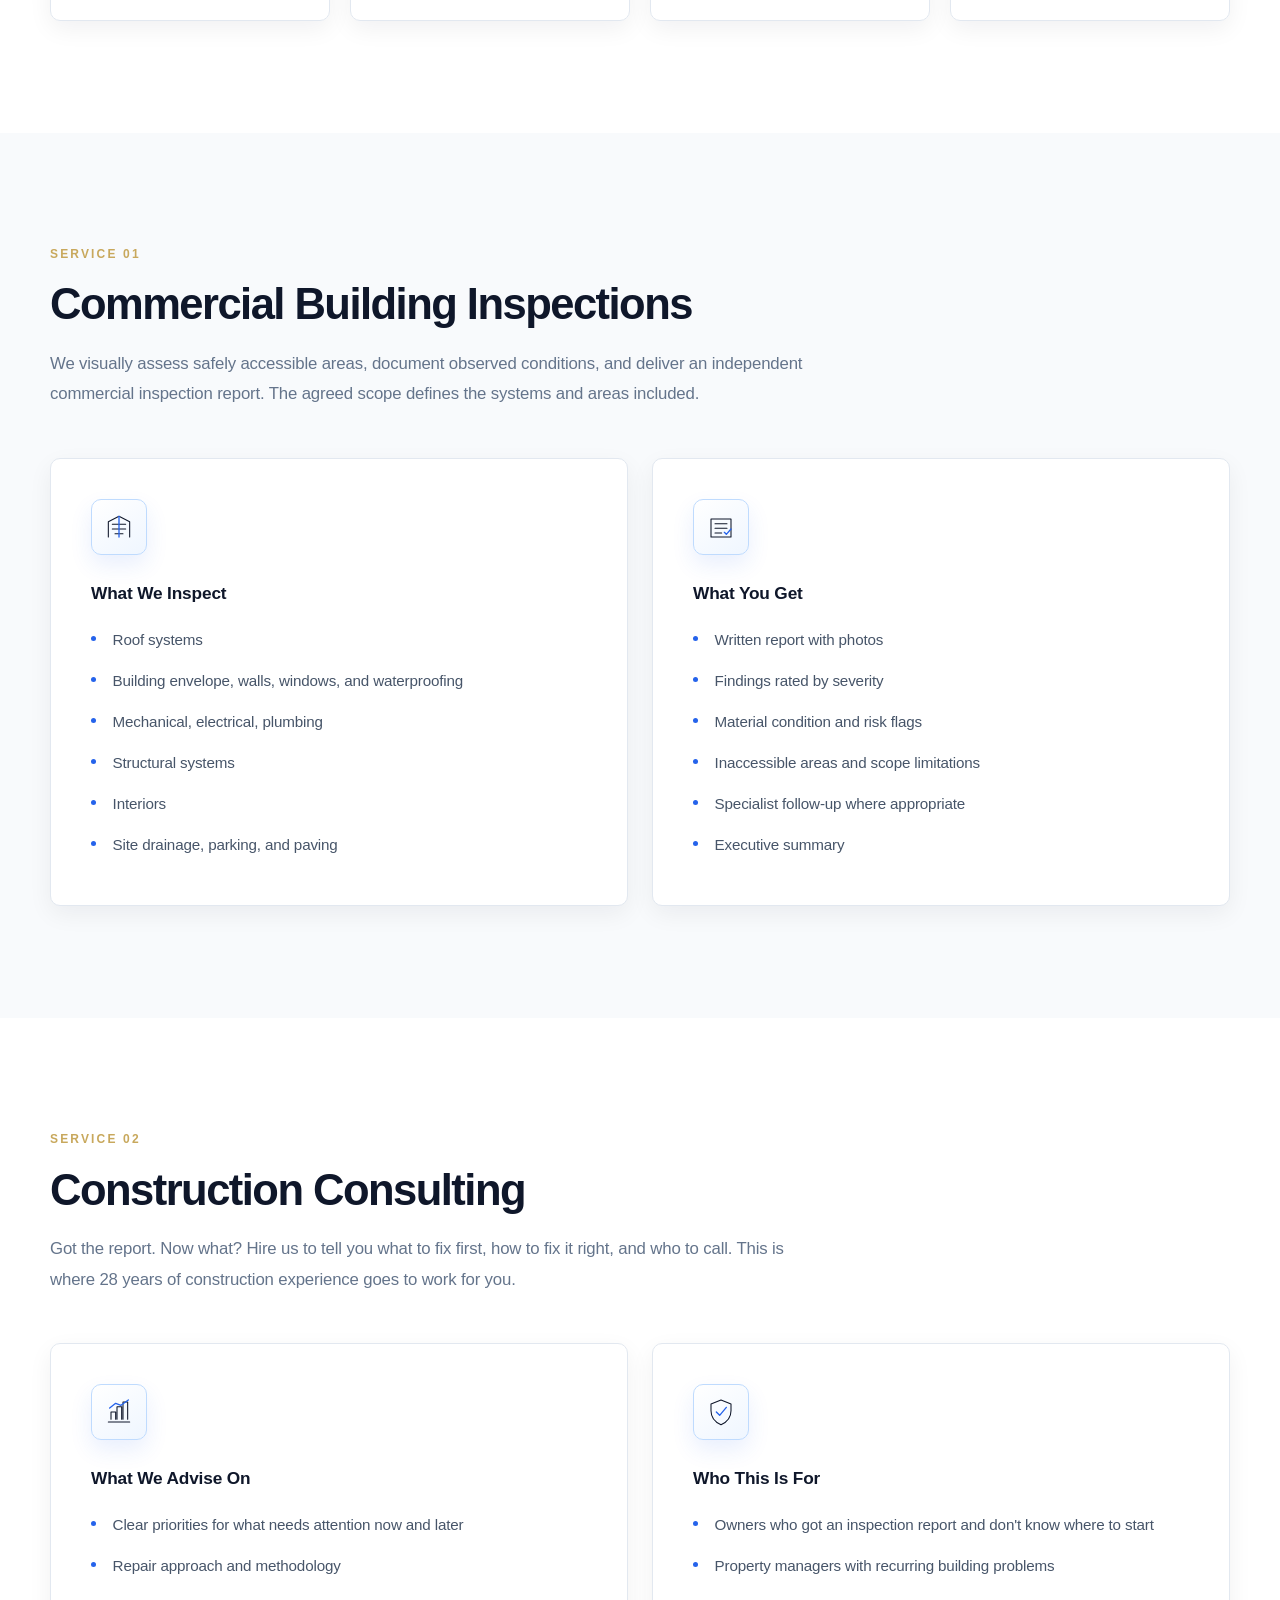
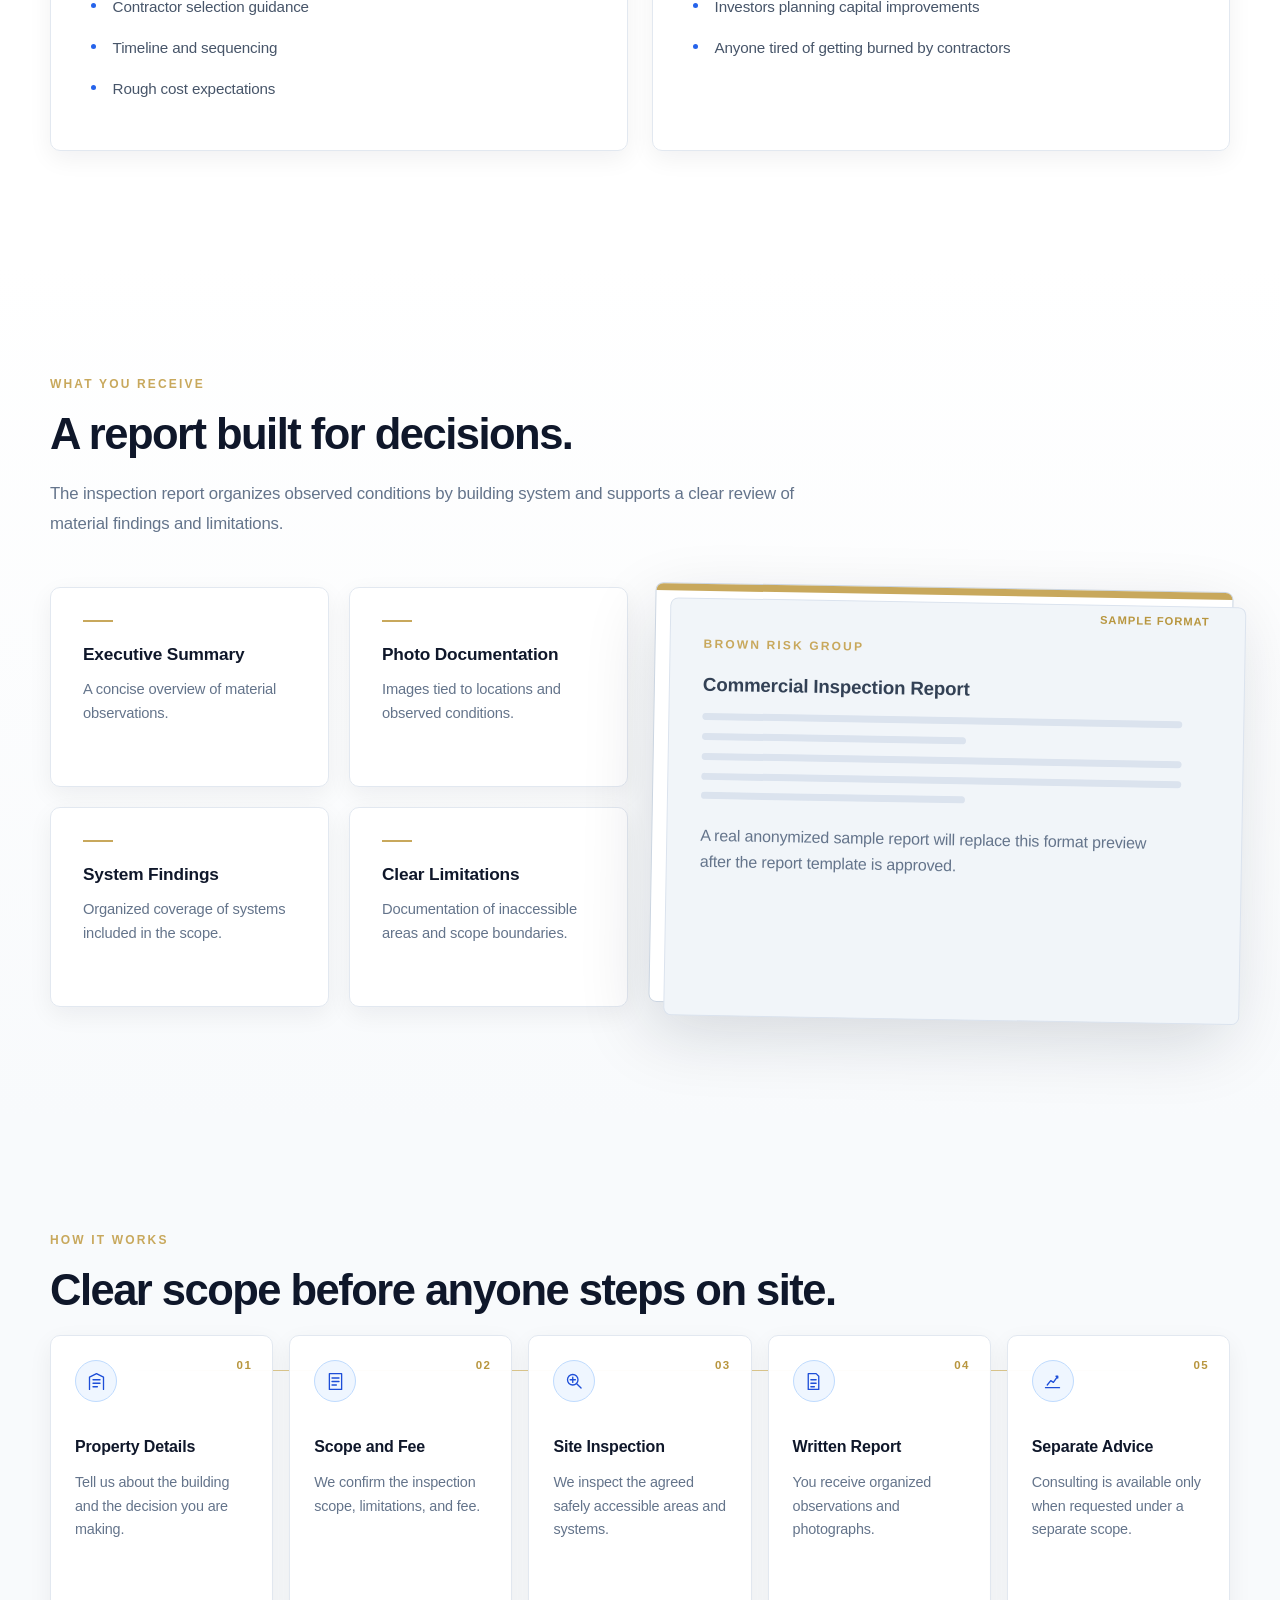
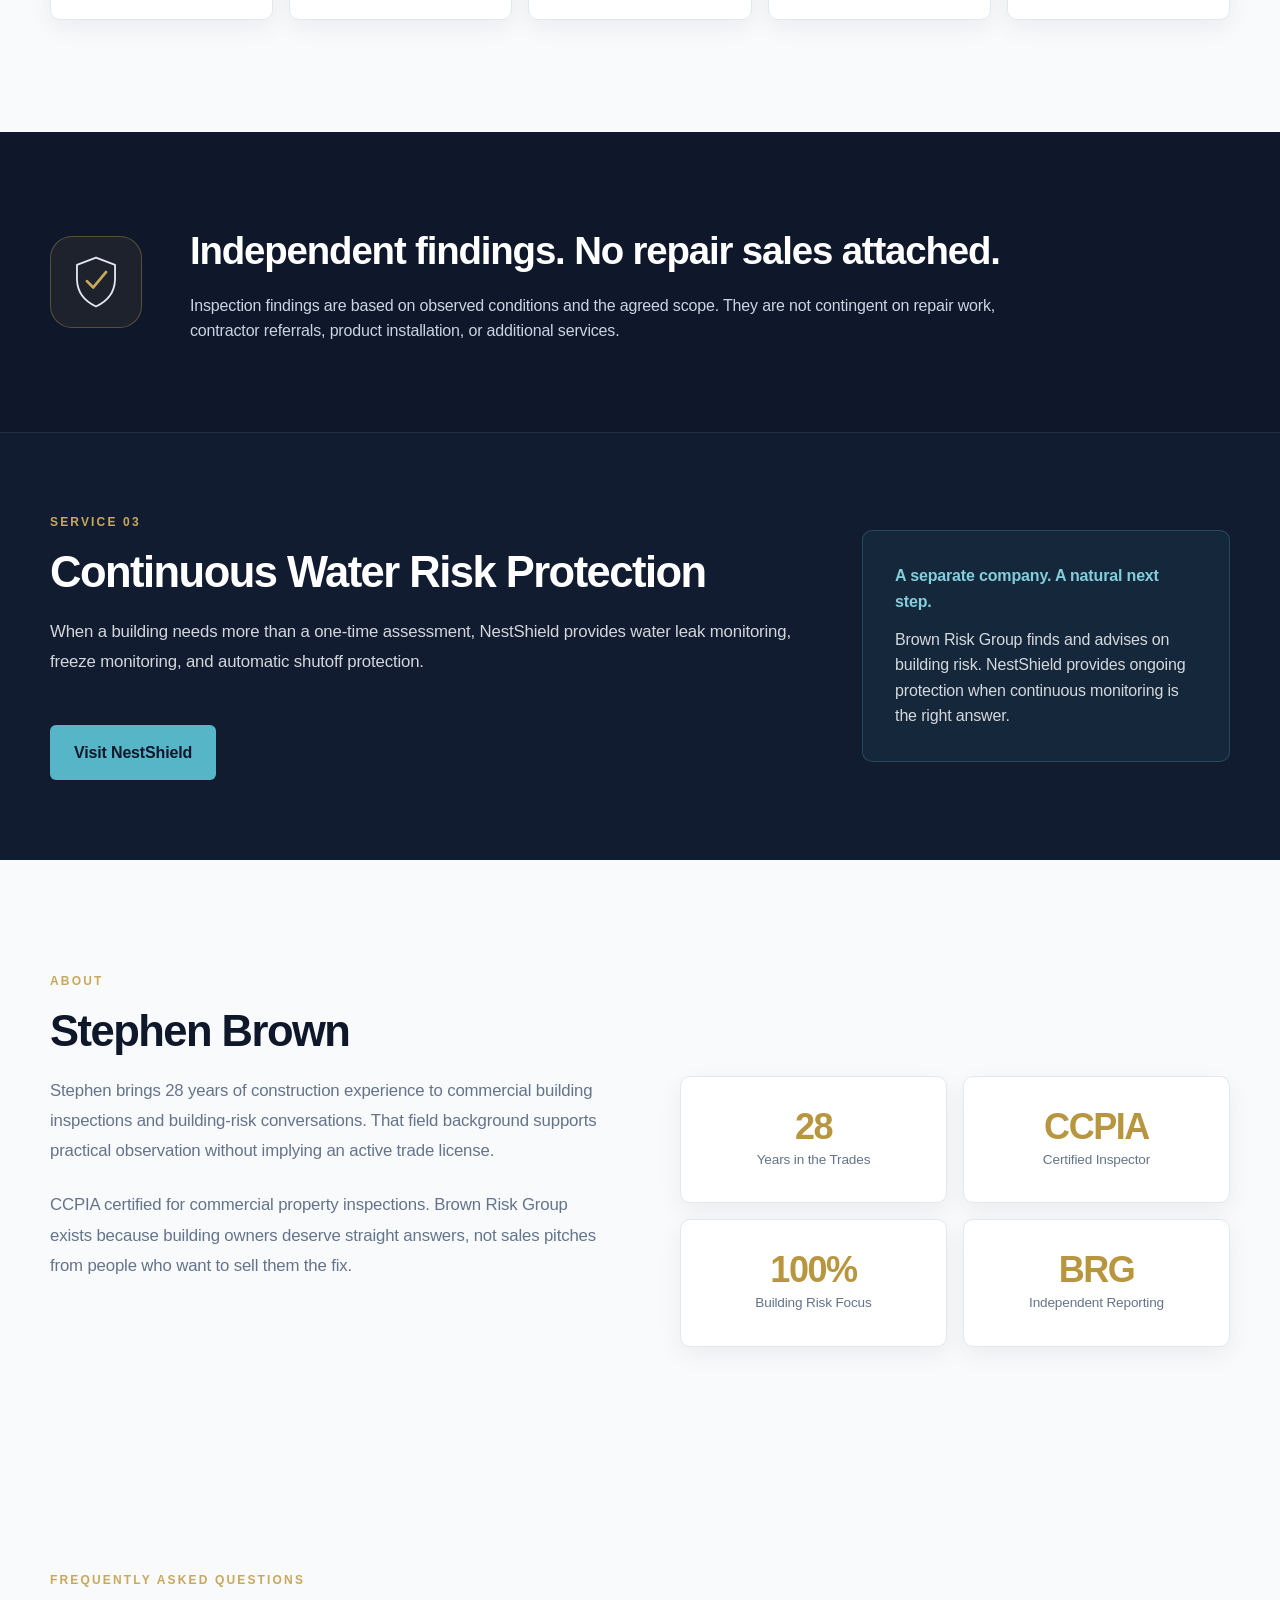
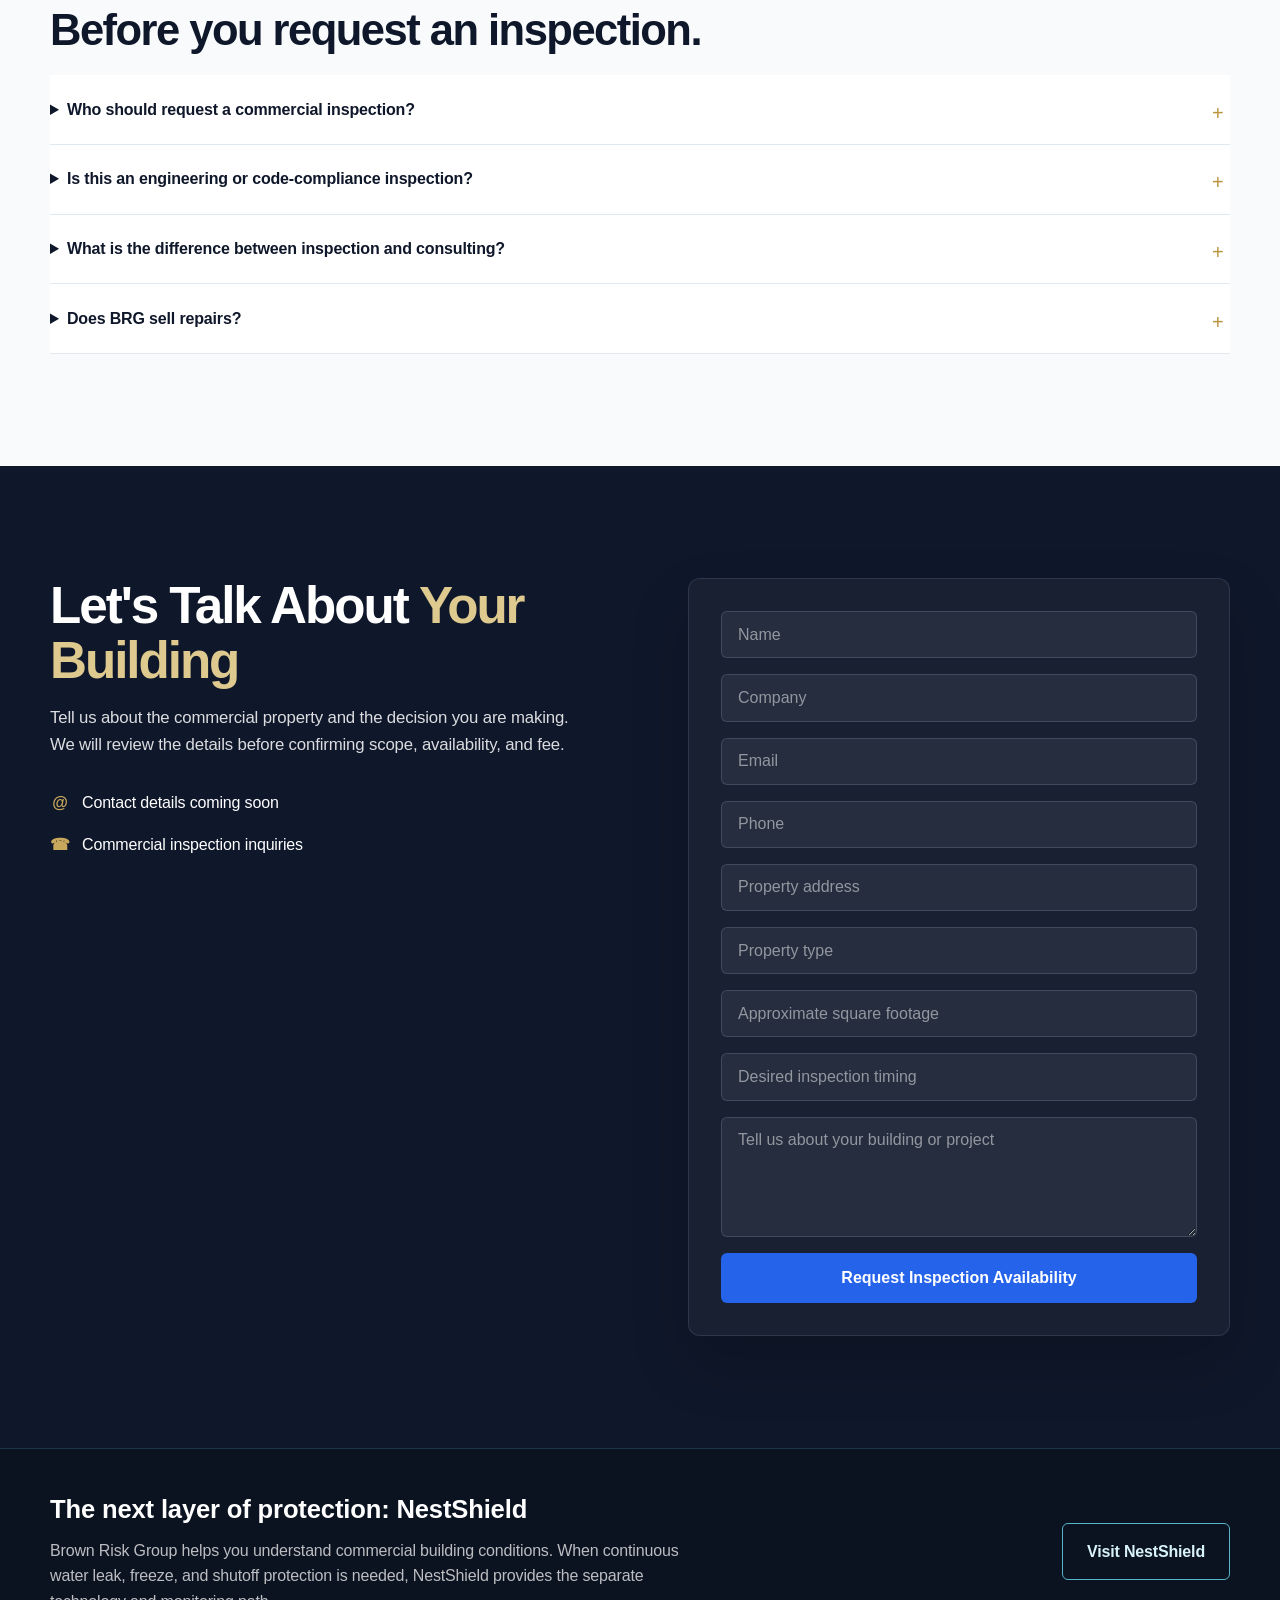
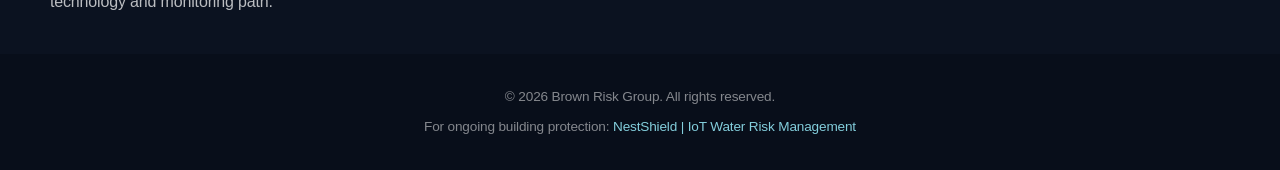
<file: sites/brm/index.html>
<!DOCTYPE html>
<html lang="en">
<head>
  <meta charset="UTF-8">
  <meta name="viewport" content="width=device-width, initial-scale=1.0">
  <title>Brown Risk Group | Commercial Building Risk</title>
  <meta name="description" content="Commercial building inspections and construction consulting. 28 years in the trades. CCPIA certified.">
  <style>
    * { margin: 0; padding: 0; box-sizing: border-box; }

    :root {
      --navy: #1a2332;
      --slate: #2c3e50;
      --gold: #c8a85c;
      --gold-hover: #b8963f;
      --light: #f5f5f0;
      --white: #ffffff;
      --text: #333333;
      --text-light: #666666;
    }

    body {
      font-family: -apple-system, BlinkMacSystemFont, 'Segoe UI', Roboto, sans-serif;
      color: var(--text);
      line-height: 1.6;
    }

    /* NAV */
    nav {
      background: var(--navy);
      padding: 1rem 2rem;
      display: flex;
      justify-content: space-between;
      align-items: center;
      position: sticky;
      top: 0;
      z-index: 100;
    }

    .nav-brand {
      color: var(--white);
      font-size: 1.25rem;
      font-weight: 700;
      text-decoration: none;
      letter-spacing: 0.5px;
    }

    .nav-brand span { color: var(--gold); }

    .nav-links {
      display: flex;
      gap: 2rem;
      list-style: none;
    }

    .nav-links a {
      color: var(--white);
      text-decoration: none;
      font-size: 0.9rem;
      font-weight: 500;
      opacity: 0.85;
      transition: opacity 0.2s;
    }

    .nav-links a:hover { opacity: 1; }

    .nav-cta {
      background: var(--gold);
      color: var(--navy) !important;
      padding: 0.5rem 1.25rem;
      border-radius: 4px;
      font-weight: 600 !important;
      opacity: 1 !important;
      transition: background 0.2s !important;
    }

    .nav-cta:hover { background: var(--gold-hover); }

    .mobile-menu {
      display: none;
      background: none;
      border: none;
      color: var(--white);
      font-size: 1.5rem;
      cursor: pointer;
    }

    /* HERO */
    .hero {
      background: linear-gradient(135deg, var(--navy) 0%, var(--slate) 100%);
      background-image:
        linear-gradient(rgba(26,35,50,.94), rgba(44,62,80,.9)),
        linear-gradient(rgba(86,182,200,.08) 1px, transparent 1px),
        linear-gradient(90deg, rgba(86,182,200,.08) 1px, transparent 1px);
      background-size: auto, 32px 32px, 32px 32px;
      color: var(--white);
      padding: 6rem 2rem;
      text-align: left;
    }

    .hero .container {
      max-width: 1180px;
      display: grid;
      grid-template-columns: minmax(0, 1.08fr) minmax(360px, .92fr);
      gap: 3rem;
      align-items: center;
    }

    .hero-copy { min-width: 0; }

    .hero-visual {
      position: relative;
      min-height: 520px;
      overflow: hidden;
      border-radius: 2px;
      box-shadow: 0 32px 70px rgba(0,0,0,.34);
    }

    .hero-visual img {
      display: block;
      width: 100%;
      height: 100%;
      position: absolute;
      inset: 0;
      object-fit: cover;
      object-position: 46% center;
      filter: saturate(.72) contrast(1.06);
    }

    .hero-visual::before {
      content: "";
      position: absolute;
      inset: 0;
      z-index: 1;
      background: linear-gradient(180deg, rgba(16,27,40,.05), rgba(16,27,40,.52));
      pointer-events: none;
    }

    .hero-visual::after {
      content: "";
      position: absolute;
      z-index: 2;
      left: 0;
      bottom: 0;
      width: 38%;
      height: 5px;
      background: var(--gold);
    }

    .hero h1 {
      font-size: 2.75rem;
      font-weight: 700;
      margin-bottom: 1rem;
      line-height: 1.2;
    }

    .hero h1 span { color: var(--gold); }

    .hero p {
      font-size: 1.2rem;
      opacity: 0.9;
      max-width: 600px;
      margin: 0 0 2rem;
    }

    .hero-cta {
      display: inline-block;
      background: var(--gold);
      color: var(--navy);
      padding: 1rem 2.5rem;
      font-size: 1.1rem;
      font-weight: 700;
      text-decoration: none;
      border-radius: 4px;
      transition: background 0.2s;
    }

    .hero-cta:hover { background: var(--gold-hover); }

    .hero-credentials {
      margin-top: 2rem;
      font-size: 0.9rem;
      opacity: 0.7;
    }

    /* SECTIONS */
    section { padding: 5rem 2rem; }

    .section-light { background: var(--white); }
    .section-alt { background: var(--light); }

    .container {
      max-width: 1000px;
      margin: 0 auto;
    }

    .section-label {
      color: var(--gold);
      font-size: 0.85rem;
      font-weight: 700;
      text-transform: uppercase;
      letter-spacing: 2px;
      margin-bottom: 0.5rem;
    }

    .section-title {
      font-size: 2rem;
      font-weight: 700;
      color: var(--navy);
      margin-bottom: 1rem;
    }

    .section-desc {
      font-size: 1.1rem;
      color: var(--text-light);
      max-width: 650px;
      margin-bottom: 2.5rem;
    }

    /* SERVICES GRID */
    .services-grid {
      display: grid;
      grid-template-columns: 1fr 1fr;
      gap: 2rem;
    }

    .service-card {
      background: var(--white);
      border: 1px solid #e0e0e0;
      border-radius: 8px;
      padding: 2.5rem 2rem;
    }

    .section-alt .service-card {
      background: var(--white);
    }

    .service-card h3 {
      font-size: 1.3rem;
      color: var(--navy);
      margin-bottom: 0.75rem;
    }

    .service-card p {
      color: var(--text-light);
      margin-bottom: 1.25rem;
    }

    .service-card ul {
      list-style: none;
      padding: 0;
    }

    .service-card li {
      padding: 0.35rem 0;
      padding-left: 1.25rem;
      position: relative;
      color: var(--text);
      font-size: 0.95rem;
    }

    .service-card li::before {
      content: "";
      width: 6px;
      height: 6px;
      border-radius: 50%;
      top: 0.85rem;
      position: absolute;
      left: 0;
      color: var(--gold);
      font-weight: 700;
    }

    .hero-actions { display: flex; justify-content: flex-start; gap: 1rem; flex-wrap: wrap; }
    .hero-secondary {
      display: inline-block;
      color: var(--white);
      padding: 1rem 2rem;
      border: 1px solid rgba(255,255,255,.55);
      border-radius: 4px;
      font-weight: 700;
      text-decoration: none;
    }
    .trust-strip { display: flex; justify-content: flex-start; gap: 0; flex-wrap: wrap; margin-top: 2.25rem; }
    .trust-strip span { padding: .25rem 1rem; border-right: 1px solid rgba(255,255,255,.25); font-size: .85rem; }
    .trust-strip span:last-child { border-right: 0; }

    .intent-grid { display: grid; grid-template-columns: repeat(4, 1fr); gap: 1rem; }
    .intent-card { display: block; padding: 1.5rem; background: var(--white); border-top: 4px solid var(--gold); color: var(--navy); text-decoration: none; box-shadow: 0 8px 24px rgba(16,29,42,.08); }
    .intent-card strong { display: block; margin-bottom: .45rem; }
    .intent-card span { color: var(--text-light); font-size: .9rem; }
    .intent-card.nest { background: var(--navy); color: var(--white); border-top-color: #56b6c8; }
    .intent-card.nest span { color: rgba(255,255,255,.72); }

    .audience-grid, .deliverable-grid { display: grid; grid-template-columns: repeat(4, 1fr); gap: 1rem; }
    .audience-item, .deliverable-item { padding: 1.5rem; background: var(--white); border: 1px solid #e0e0e0; }
    .audience-item h3, .deliverable-item h3 { color: var(--navy); font-size: 1.05rem; margin-bottom: .5rem; }
    .audience-item p, .deliverable-item p { color: var(--text-light); font-size: .92rem; }

    .process { display: grid; grid-template-columns: repeat(5, 1fr); gap: 1rem; counter-reset: steps; }
    .process-step { padding: 1.5rem 1rem; border-left: 2px solid var(--gold); }
    .process-step strong { color: var(--gold); display: block; margin-bottom: .5rem; }

    .independence { background: var(--navy); color: var(--white); text-align: center; }
    .independence h2 { font-size: 2rem; margin-bottom: 1rem; }
    .independence p { max-width: 780px; margin: 0 auto; opacity: .82; }

    .report-preview { background: #eaf1f3; border: 1px solid #c8d6dc; padding: 2rem; position: relative; }
    .report-preview::before { content: "SAMPLE FORMAT"; position: absolute; top: 1rem; right: 1rem; color: var(--gold); font-size: .7rem; font-weight: 800; letter-spacing: 1px; }
    .report-line { height: 8px; background: #c6d4da; margin: .8rem 0; }
    .report-line.short { width: 55%; }

    details { background: var(--white); border-bottom: 1px solid #ddd; padding: 1rem 0; }
    summary { cursor: pointer; font-weight: 700; color: var(--navy); }
    details p { color: var(--text-light); padding-top: .75rem; }

    .handoff { background: var(--navy); color: var(--white); }
    .handoff .section-title, .handoff .section-desc { color: var(--white); }
    .handoff .section-desc { opacity: 0.82; }
    .handoff-grid {
      display: grid;
      grid-template-columns: 1.2fr 0.8fr;
      gap: 3rem;
      align-items: center;
    }
    .handoff-link {
      display: inline-block;
      color: var(--navy);
      background: var(--gold);
      padding: 0.9rem 1.5rem;
      border-radius: 4px;
      font-weight: 700;
      text-decoration: none;
    }
    .handoff-note {
      border: 1px solid rgba(255,255,255,0.2);
      padding: 2rem;
      border-radius: 8px;
      background: rgba(255,255,255,0.05);
    }
    .handoff-note strong { color: var(--gold); }

    /* ABOUT */
    .about-content {
      display: grid;
      grid-template-columns: 1fr 1fr;
      gap: 3rem;
      align-items: start;
    }

    .about-stats {
      display: grid;
      grid-template-columns: 1fr 1fr;
      gap: 1.5rem;
    }

    .stat {
      text-align: center;
      padding: 1.5rem;
      background: var(--light);
      border-radius: 8px;
    }

    .stat-number {
      font-size: 2.5rem;
      font-weight: 700;
      color: var(--navy);
      line-height: 1;
    }

    .stat-label {
      font-size: 0.85rem;
      color: var(--text-light);
      margin-top: 0.25rem;
    }

    /* CONTACT */
    .contact-section {
      background: var(--navy);
      color: var(--white);
      padding: 5rem 2rem;
    }

    .contact-grid {
      display: grid;
      grid-template-columns: 1fr 1fr;
      gap: 3rem;
      max-width: 1000px;
      margin: 0 auto;
    }

    .contact-info h2 {
      font-size: 2rem;
      margin-bottom: 1rem;
    }

    .contact-info h2 span { color: var(--gold); }

    .contact-info p {
      opacity: 0.85;
      margin-bottom: 2rem;
      font-size: 1.05rem;
    }

    .contact-detail {
      display: flex;
      align-items: center;
      gap: 0.75rem;
      margin-bottom: 1rem;
      font-size: 1rem;
    }

    .contact-detail .icon {
      width: 20px;
      text-align: center;
      color: var(--gold);
      font-weight: 700;
    }

    .contact-form {
      display: flex;
      flex-direction: column;
      gap: 1rem;
    }

    .contact-form input,
    .contact-form textarea {
      padding: 0.85rem 1rem;
      border: 1px solid rgba(255,255,255,0.2);
      border-radius: 4px;
      background: rgba(255,255,255,0.08);
      color: var(--white);
      font-size: 1rem;
      font-family: inherit;
    }

    .contact-form input::placeholder,
    .contact-form textarea::placeholder {
      color: rgba(255,255,255,0.5);
    }

    .contact-form textarea { resize: vertical; min-height: 120px; }

    .contact-form button {
      background: var(--gold);
      color: var(--navy);
      border: none;
      padding: 1rem;
      font-size: 1rem;
      font-weight: 700;
      border-radius: 4px;
      cursor: pointer;
      transition: background 0.2s;
    }

    .contact-form button:hover { background: var(--gold-hover); }

    /* FOOTER */
    footer {
      background: #111820;
      color: rgba(255,255,255,0.5);
      text-align: center;
      padding: 2rem;
      font-size: 0.85rem;
    }

    footer a {
      color: var(--gold);
      text-decoration: none;
    }

    footer a:hover { text-decoration: underline; }

    .final-handoff {
      background: #111820;
      color: var(--white);
      padding: 3rem 2rem;
      border-top: 4px solid #56b6c8;
    }
    .final-handoff-inner {
      max-width: 1000px;
      margin: 0 auto;
      display: flex;
      align-items: center;
      justify-content: space-between;
      gap: 2rem;
    }
    .final-handoff h2 { font-size: 1.6rem; margin-bottom: .5rem; }
    .final-handoff p { color: rgba(255,255,255,.72); max-width: 650px; }
    .final-handoff a {
      display: inline-block;
      flex: 0 0 auto;
      background: #56b6c8;
      color: #101d2a;
      padding: .9rem 1.5rem;
      border-radius: 4px;
      font-weight: 800;
      text-decoration: none;
    }

    /* MOBILE */
    @media (max-width: 768px) {
      .nav-links { display: none; }
      .nav-links.open {
        display: flex;
        flex-direction: column;
        position: absolute;
        top: 100%;
        left: 0;
        right: 0;
        background: var(--navy);
        padding: 1rem 2rem 2rem;
        gap: 1rem;
      }
      .mobile-menu { display: block; }
      .hero { padding: 4rem 1.5rem; }
      .hero .container { grid-template-columns: 1fr; gap: 2rem; }
      .hero-visual { width: 100%; max-width: 680px; min-height: 390px; margin: 0 auto; }
      .hero h1 { font-size: 2rem; }
      .hero p { font-size: 1rem; }
      .services-grid { grid-template-columns: 1fr; }
      .about-content { grid-template-columns: 1fr; }
      .about-stats { grid-template-columns: 1fr 1fr; }
      .contact-grid { grid-template-columns: 1fr; }
      .handoff-grid { grid-template-columns: 1fr; }
      .final-handoff-inner { flex-direction: column; align-items: flex-start; }
      .intent-grid, .audience-grid, .deliverable-grid { grid-template-columns: 1fr 1fr; }
      .process { grid-template-columns: 1fr; }
      .section-title { font-size: 1.5rem; }
    }
    @media (max-width: 480px) {
      .intent-grid, .audience-grid, .deliverable-grid { grid-template-columns: 1fr; }
      .trust-strip { flex-direction: column; }
      .trust-strip span { border-right: 0; }
    }
  </style>
  <link rel="stylesheet" href="brg-premium.css?v=20260713-2">
</head>
<body>

  <!-- NAV -->
  <nav>
    <a href="#" class="nav-brand">BROWN RISK <span>GROUP</span></a>
    <button class="mobile-menu" onclick="document.querySelector('.nav-links').classList.toggle('open')">&#9776;</button>
    <ul class="nav-links">
      <li><a href="#inspections">Inspections</a></li>
      <li><a href="#who">Who We Help</a></li>
      <li><a href="#report">Sample Report</a></li>
      <li><a href="#consulting">Consulting</a></li>
      <li><a href="https://nestshield.net" target="_blank" rel="noopener">NestShield</a></li>
      <li><a href="#about">About</a></li>
      <li><a href="#contact" class="nav-cta">Request Inspection Availability</a></li>
    </ul>
  </nav>

  <!-- HERO -->
  <section class="hero">
    <div class="container">
      <div class="hero-copy">
        <div class="section-label">Independent Commercial Building Inspections</div>
        <h1>Know the Condition.<br><span>Understand the Risk.</span><br>Make the Right Building Decision.</h1>
        <p>Brown Risk Group helps commercial property buyers, owners, investors, and managers understand building condition before purchase, repair, and maintenance decisions.</p>
        <div class="hero-actions">
          <a href="#contact" class="hero-cta">Request Inspection Availability</a>
          <a href="#consulting" class="hero-secondary">Discuss a Building Concern</a>
        </div>
        <div class="trust-strip"><span>CCPIA Certified</span><span>28 Years of Construction Experience</span><span>Independent Reporting</span><span>Commercial Building Focus</span></div>
      </div>
      <figure class="hero-visual">
        <img src="brg-commercial-hero.jpg" alt="Low-angle view of a modern commercial building facade" width="1800" height="1200">
      </figure>
    </div>
  </section>

  <section class="section-alt" style="padding-top:2rem;padding-bottom:2rem;">
    <div class="container intent-grid">
      <a class="intent-card" href="#inspections"><strong>I am buying a building</strong><span>Understand condition before closing.</span></a>
      <a class="intent-card" href="#inspections"><strong>I own or manage a building</strong><span>Document conditions and plan maintenance.</span></a>
      <a class="intent-card" href="#consulting"><strong>I am planning repairs</strong><span>Clarify priorities, scope, and next steps.</span></a>
      <a class="intent-card nest" href="#nestshield"><strong>We keep having water losses</strong><span>Explore continuous leak and freeze protection.</span></a>
    </div>
  </section>

  <section id="who" class="section-light">
    <div class="container">
      <div class="section-label">Who We Help</div>
      <h2 class="section-title">Commercial property decisions need clear building information.</h2>
      <div class="audience-grid">
        <div class="audience-item"><h3>Buyers</h3><p>Understand visible conditions and material concerns before closing.</p></div>
        <div class="audience-item"><h3>Owners</h3><p>Establish a documented condition baseline for the property.</p></div>
        <div class="audience-item"><h3>Investors</h3><p>Identify building issues that may affect the investment decision.</p></div>
        <div class="audience-item"><h3>Property Managers</h3><p>Document recurring concerns and support maintenance planning.</p></div>
      </div>
    </div>
  </section>

  <!-- INSPECTIONS -->
  <section id="inspections" class="section-alt">
    <div class="container">
      <div class="section-label">Service 01</div>
      <h2 class="section-title">Commercial Building Inspections</h2>
      <p class="section-desc">We visually assess safely accessible areas, document observed conditions, and deliver an independent commercial inspection report. The agreed scope defines the systems and areas included.</p>
      <div class="services-grid">
        <div class="service-card">
          <div class="service-icon" aria-hidden="true"><svg viewBox="0 0 48 48"><path d="M8 39V16l16-8 16 8v23M14 20h20M14 27h20M18 34h12"/><path class="accent" d="M24 8v31"/></svg></div>
          <h3>What We Inspect</h3>
          <ul>
            <li>Roof systems</li>
            <li>Building envelope, walls, windows, and waterproofing</li>
            <li>Mechanical, electrical, plumbing</li>
            <li>Structural systems</li>
            <li>Interiors</li>
            <li>Site drainage, parking, and paving</li>
          </ul>
        </div>
        <div class="service-card">
          <div class="service-icon" aria-hidden="true"><svg viewBox="0 0 48 48"><path d="M9 12h30v27H9zM15 19h18M15 26h18M15 33h10"/><path class="accent" d="m29 32 3 3 7-8"/></svg></div>
          <h3>What You Get</h3>
          <ul>
            <li>Written report with photos</li>
            <li>Findings rated by severity</li>
            <li>Material condition and risk flags</li>
            <li>Inaccessible areas and scope limitations</li>
            <li>Specialist follow-up where appropriate</li>
            <li>Executive summary</li>
          </ul>
        </div>
      </div>
    </div>
  </section>

  <!-- CONSULTING -->
  <section id="consulting" class="section-light">
    <div class="container">
      <div class="section-label">Service 02</div>
      <h2 class="section-title">Construction Consulting</h2>
      <p class="section-desc">Got the report. Now what? Hire us to tell you what to fix first, how to fix it right, and who to call. This is where 28 years of construction experience goes to work for you.</p>
      <div class="services-grid">
        <div class="service-card">
          <div class="service-icon" aria-hidden="true"><svg viewBox="0 0 48 48"><path d="M8 39h32M12 35V24h7v11M21 35V16h7v19M30 35V9h7v26"/><path class="accent" d="m10 18 9-7 8 3 11-8"/></svg></div>
          <h3>What We Advise On</h3>
          <ul>
            <li>Clear priorities for what needs attention now and later</li>
            <li>Repair approach and methodology</li>
            <li>Contractor selection guidance</li>
            <li>Timeline and sequencing</li>
            <li>Rough cost expectations</li>
          </ul>
        </div>
        <div class="service-card">
          <div class="service-icon" aria-hidden="true"><svg viewBox="0 0 48 48"><path d="M24 6 39 12v10c0 10-6 17-15 21C15 39 9 32 9 22V12z"/><path class="accent" d="m17 24 5 5 10-12"/></svg></div>
          <h3>Who This Is For</h3>
          <ul>
            <li>Owners who got an inspection report and don't know where to start</li>
            <li>Property managers with recurring building problems</li>
            <li>Investors planning capital improvements</li>
            <li>Anyone tired of getting burned by contractors</li>
          </ul>
        </div>
      </div>
    </div>
  </section>

  <section id="report" class="section-light">
    <div class="container">
      <div class="section-label">What You Receive</div>
      <h2 class="section-title">A report built for decisions.</h2>
      <p class="section-desc">The inspection report organizes observed conditions by building system and supports a clear review of material findings and limitations.</p>
      <div class="services-grid">
        <div class="deliverable-grid" style="grid-template-columns:1fr 1fr;">
          <div class="deliverable-item"><h3>Executive Summary</h3><p>A concise overview of material observations.</p></div>
          <div class="deliverable-item"><h3>Photo Documentation</h3><p>Images tied to locations and observed conditions.</p></div>
          <div class="deliverable-item"><h3>System Findings</h3><p>Organized coverage of systems included in the scope.</p></div>
          <div class="deliverable-item"><h3>Clear Limitations</h3><p>Documentation of inaccessible areas and scope boundaries.</p></div>
        </div>
        <div class="report-preview" aria-label="Sample report format placeholder">
          <div class="report-stack" aria-hidden="true"></div>
          <div class="section-label">Brown Risk Group</div><h3>Commercial Inspection Report</h3>
          <div class="report-line"></div><div class="report-line short"></div><div class="report-line"></div><div class="report-line"></div><div class="report-line short"></div>
          <p style="margin-top:1.5rem;color:var(--text-light);">A real anonymized sample report will replace this format preview after the report template is approved.</p>
        </div>
      </div>
    </div>
  </section>

  <section class="section-alt">
    <div class="container">
      <div class="section-label">How It Works</div>
      <h2 class="section-title">Clear scope before anyone steps on site.</h2>
      <div class="process">
        <div class="process-step"><strong>01</strong><div class="process-icon" aria-hidden="true"><svg viewBox="0 0 24 24"><path d="M4 21V7l8-4 8 4v14M8 10h8M8 14h8M8 18h5"/></svg></div><h3>Property Details</h3><p>Tell us about the building and the decision you are making.</p></div>
        <div class="process-step"><strong>02</strong><div class="process-icon" aria-hidden="true"><svg viewBox="0 0 24 24"><path d="M5 3h14v18H5zM8 8h8M8 12h8M8 16h5"/></svg></div><h3>Scope and Fee</h3><p>We confirm the inspection scope, limitations, and fee.</p></div>
        <div class="process-step"><strong>03</strong><div class="process-icon" aria-hidden="true"><svg viewBox="0 0 24 24"><circle cx="10" cy="10" r="6"/><path d="m14.5 14.5 5 5M10 7v6M7 10h6"/></svg></div><h3>Site Inspection</h3><p>We inspect the agreed safely accessible areas and systems.</p></div>
        <div class="process-step"><strong>04</strong><div class="process-icon" aria-hidden="true"><svg viewBox="0 0 24 24"><path d="M6 3h9l3 3v15H6zM9 10h6M9 14h6M9 18h4"/></svg></div><h3>Written Report</h3><p>You receive organized observations and photographs.</p></div>
        <div class="process-step"><strong>05</strong><div class="process-icon" aria-hidden="true"><svg viewBox="0 0 24 24"><path d="M4 19h16M6 16l4-5 3 2 5-7M16 6h2v2"/></svg></div><h3>Separate Advice</h3><p>Consulting is available only when requested under a separate scope.</p></div>
      </div>
    </div>
  </section>

  <section class="independence">
    <div class="container independence-inner"><div class="independence-mark" aria-hidden="true"><svg viewBox="0 0 64 64"><path d="M32 5 53 13v15c0 15-8 25-21 31C19 53 11 43 11 28V13z"/><path class="accent" d="m22 31 7 7 14-17"/></svg></div><div><h2>Independent findings. No repair sales attached.</h2><p>Inspection findings are based on observed conditions and the agreed scope. They are not contingent on repair work, contractor referrals, product installation, or additional services.</p></div></div>
  </section>

  <!-- NESTSHIELD HANDOFF -->
  <section id="nestshield" class="handoff">
    <div class="container handoff-grid">
      <div>
        <div class="section-label">Service 03</div>
        <h2 class="section-title">Continuous Water Risk Protection</h2>
        <p class="section-desc">When a building needs more than a one-time assessment, NestShield provides water leak monitoring, freeze monitoring, and automatic shutoff protection.</p>
        <a class="handoff-link" href="https://nestshield.net" target="_blank" rel="noopener">Visit NestShield</a>
      </div>
      <div class="handoff-note">
        <strong>A separate company. A natural next step.</strong>
        <p style="margin-top: 0.75rem; opacity: 0.82;">Brown Risk Group finds and advises on building risk. NestShield provides ongoing protection when continuous monitoring is the right answer.</p>
      </div>
    </div>
  </section>

  <!-- ABOUT -->
  <section id="about" class="section-alt">
    <div class="container">
      <div class="section-label">About</div>
      <h2 class="section-title">Stephen Brown</h2>
      <div class="about-content">
        <div>
          <p class="section-desc" style="margin-bottom: 1.5rem;">Stephen brings 28 years of construction experience to commercial building inspections and building-risk conversations. That field background supports practical observation without implying an active trade license.</p>
          <p class="section-desc">CCPIA certified for commercial property inspections. Brown Risk Group exists because building owners deserve straight answers, not sales pitches from people who want to sell them the fix.</p>
        </div>
        <div class="about-stats">
          <div class="stat">
            <div class="stat-number">28</div>
            <div class="stat-label">Years in the Trades</div>
          </div>
          <div class="stat">
            <div class="stat-number">CCPIA</div>
            <div class="stat-label">Certified Inspector</div>
          </div>
          <div class="stat">
            <div class="stat-number">100%</div>
            <div class="stat-label">Building Risk Focus</div>
          </div>
          <div class="stat">
            <div class="stat-number">BRG</div>
            <div class="stat-label">Independent Reporting</div>
          </div>
        </div>
      </div>
    </div>
  </section>

  <section class="section-alt" id="faq">
    <div class="container">
      <div class="section-label">Frequently Asked Questions</div>
      <h2 class="section-title">Before you request an inspection.</h2>
      <details><summary>Who should request a commercial inspection?</summary><p>Commercial property buyers, owners, investors, and property managers who need documented information about visible building conditions.</p></details>
      <details><summary>Is this an engineering or code-compliance inspection?</summary><p>No. It is a visual commercial condition inspection of agreed safely accessible areas. Engineering, code enforcement, environmental testing, destructive testing, and licensed trade evaluations are outside the standard scope.</p></details>
      <details><summary>What is the difference between inspection and consulting?</summary><p>The inspection documents observed conditions under the agreed scope. Consulting is a separate engagement for clients who want help organizing priorities, scopes, or next steps.</p></details>
      <details><summary>Does BRG sell repairs?</summary><p>No. Inspection findings are not contingent on repair work or contractor sales.</p></details>
    </div>
  </section>

  <!-- CONTACT -->
  <section id="contact" class="contact-section">
    <div class="contact-grid">
      <div class="contact-info">
        <h2>Let's Talk About <span>Your Building</span></h2>
        <p>Tell us about the commercial property and the decision you are making. We will review the details before confirming scope, availability, and fee.</p>
        <div class="contact-detail">
          <span class="icon">@</span>
          <span>Contact details coming soon</span>
        </div>
        <div class="contact-detail">
          <span class="icon">&#9742;</span>
          <span>Commercial inspection inquiries</span>
        </div>
      </div>
      <form class="contact-form" name="brg-inspection-inquiry" method="POST" data-netlify="true">
        <input type="hidden" name="form-name" value="brg-inspection-inquiry">
        <input type="text" name="name" placeholder="Name" required>
        <input type="text" name="company" placeholder="Company">
        <input type="email" name="email" placeholder="Email" required>
        <input type="tel" name="phone" placeholder="Phone">
        <input type="text" name="property-address" placeholder="Property address">
        <input type="text" name="property-type" placeholder="Property type">
        <input type="text" name="square-footage" placeholder="Approximate square footage">
        <input type="text" name="timing" placeholder="Desired inspection timing">
        <textarea name="project" placeholder="Tell us about your building or project"></textarea>
        <button type="submit">Request Inspection Availability</button>
      </form>
    </div>
  </section>

  <section class="final-handoff" aria-labelledby="final-nestshield-title">
    <div class="final-handoff-inner">
      <div>
        <h2 id="final-nestshield-title">The next layer of protection: NestShield</h2>
        <p>Brown Risk Group helps you understand commercial building conditions. When continuous water leak, freeze, and shutoff protection is needed, NestShield provides the separate technology and monitoring path.</p>
      </div>
      <a href="https://nestshield.net" target="_blank" rel="noopener">Visit NestShield</a>
    </div>
  </section>

  <!-- FOOTER -->
  <footer>
    <p>&copy; 2026 Brown Risk Group. All rights reserved.</p>
    <p style="margin-top: 0.5rem;">For ongoing building protection: <a href="https://nestshield.net" target="_blank" rel="noopener">NestShield | IoT Water Risk Management</a></p>
  </footer>

</body>
</html>
</file>
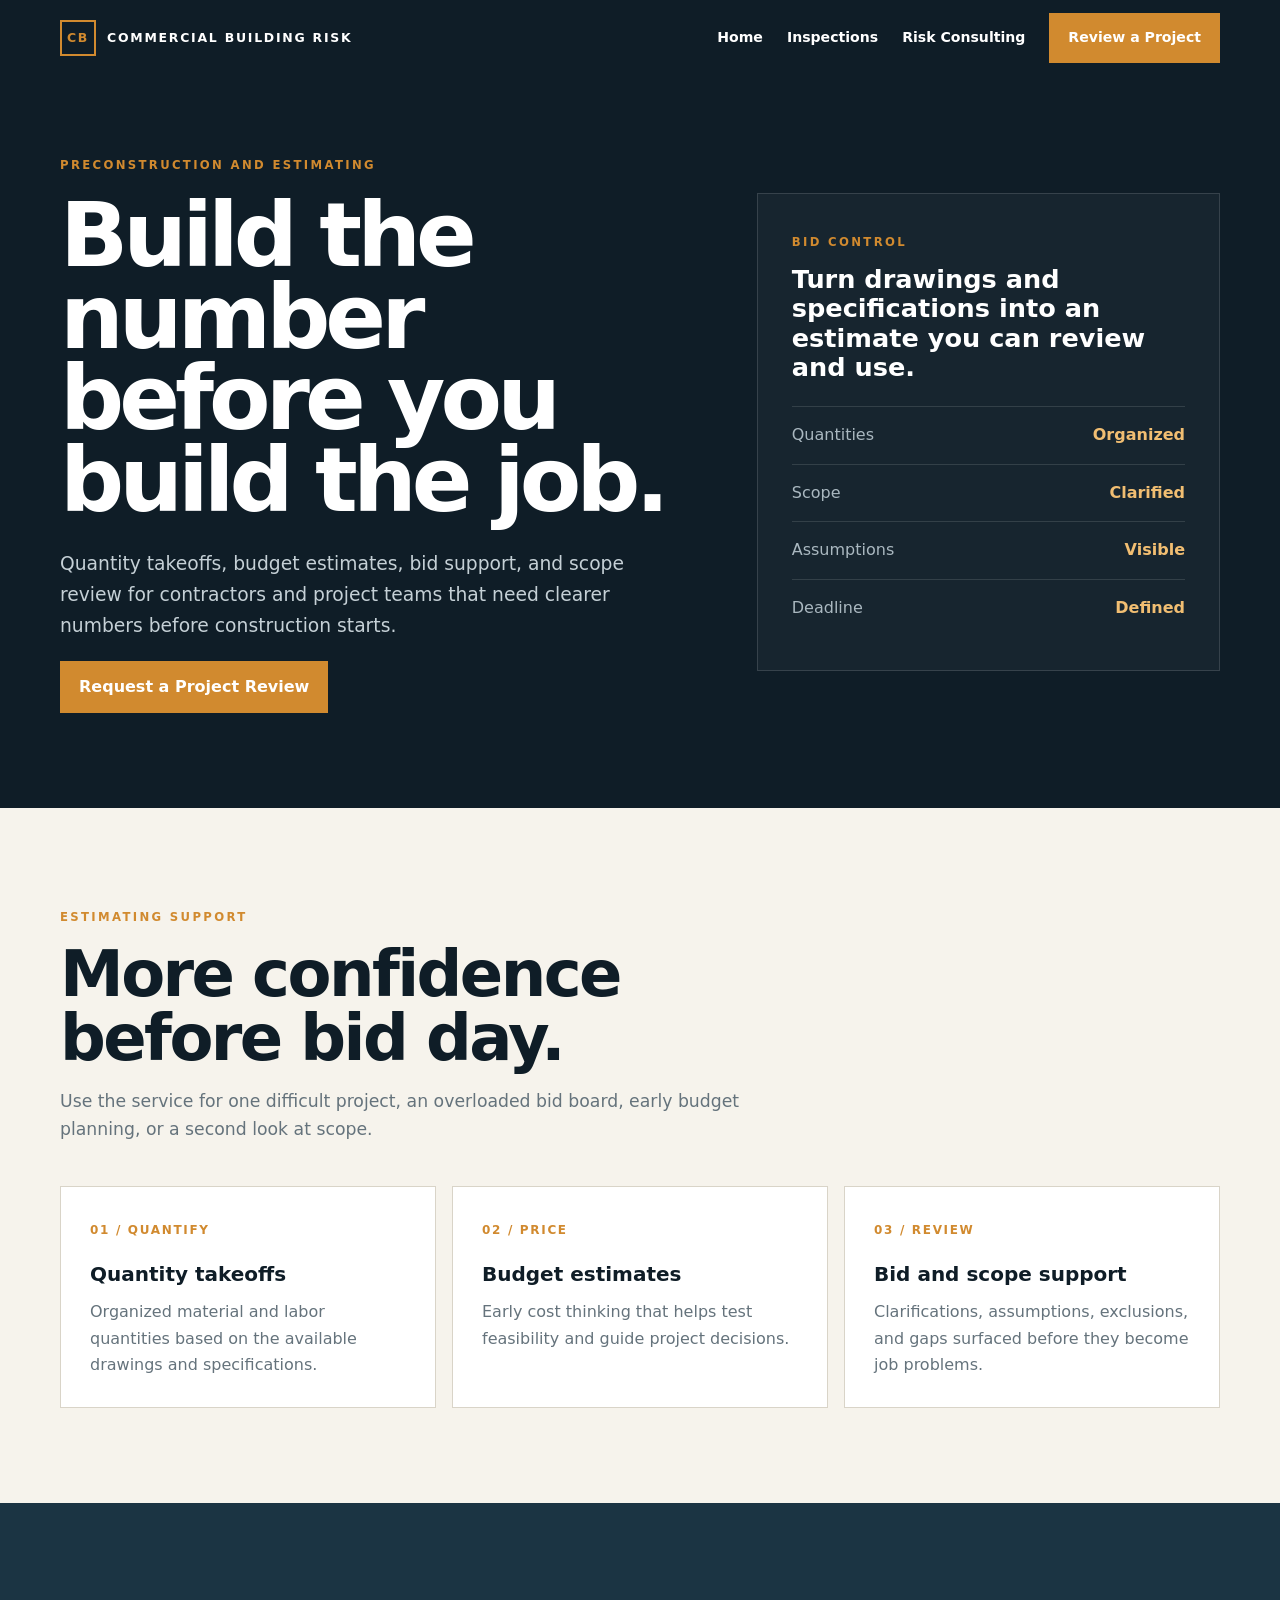
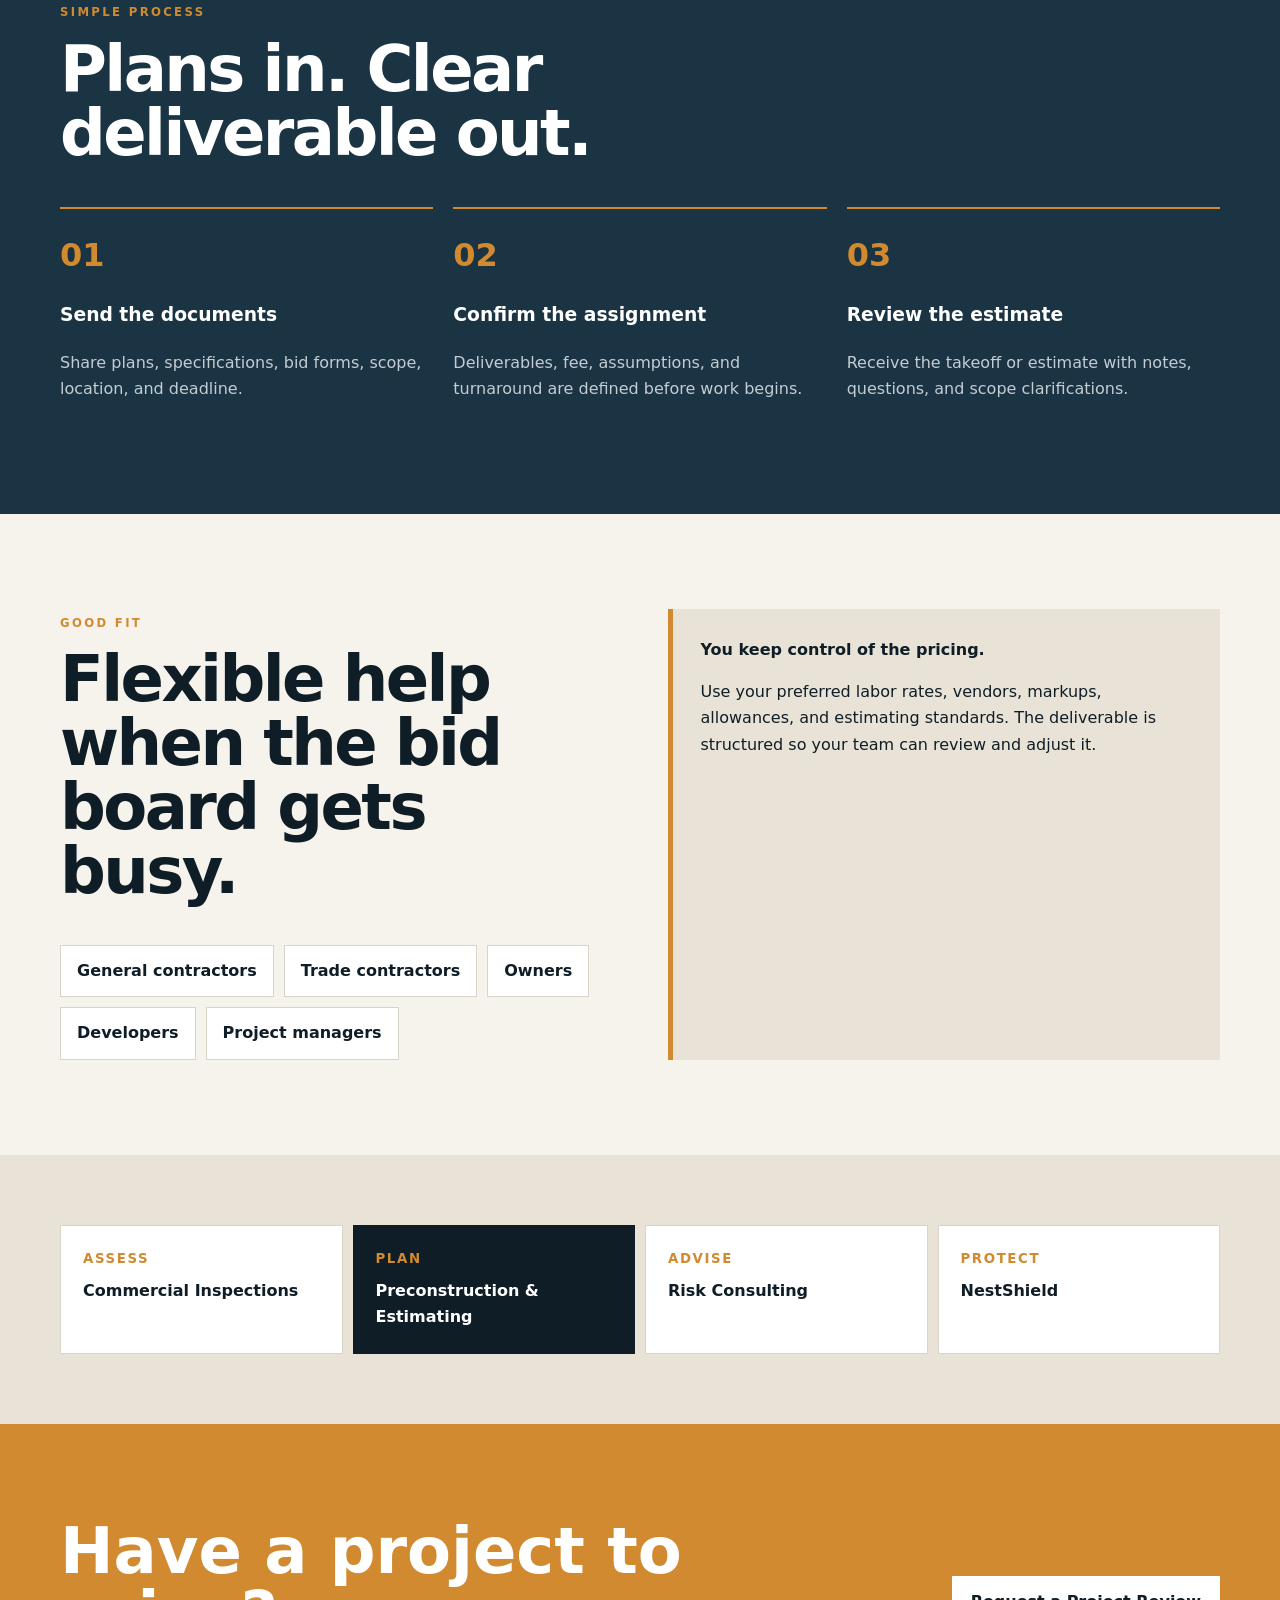
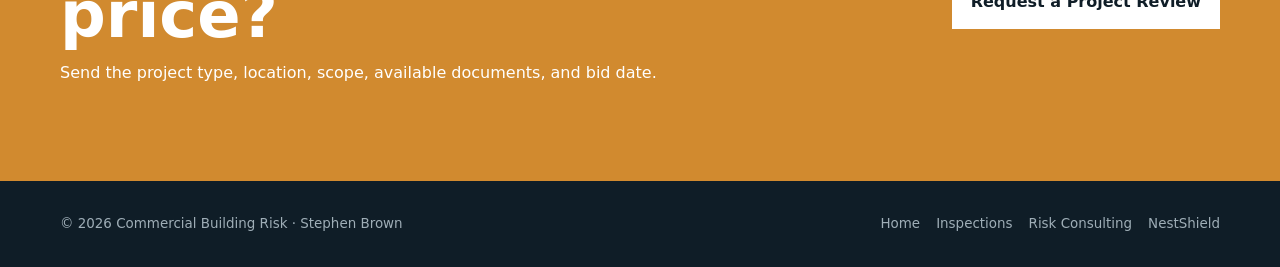
<file: estimating.html>
<!doctype html><html lang="en" class="estimate"><head><meta charset="utf-8"><meta name="viewport" content="width=device-width,initial-scale=1"><meta name="description" content="Construction quantity takeoffs, budget estimates, bid support, and scope review for contractors and project teams."><title>Preconstruction and Estimating | Commercial Building Risk</title><link rel="stylesheet" href="service-pages.css"></head><body>
<header class="hero"><nav class="wrap nav"><a class="brand" href="index.html"><span class="mark">CB</span>Commercial Building Risk</a><div class="navlinks"><a href="index.html">Home</a><a href="inspections.html">Inspections</a><a href="risk-consulting.html">Risk Consulting</a><a class="button" href="#contact">Review a Project</a></div></nav><div class="wrap hero-grid"><div><span class="eyebrow">Preconstruction and Estimating</span><h1>Build the number before you build the job.</h1><p>Quantity takeoffs, budget estimates, bid support, and scope review for contractors and project teams that need clearer numbers before construction starts.</p><a class="button" href="#contact">Request a Project Review</a></div><aside class="hero-panel"><span class="eyebrow">Bid control</span><h2>Turn drawings and specifications into an estimate you can review and use.</h2><div class="metric"><span>Quantities</span><strong>Organized</strong></div><div class="metric"><span>Scope</span><strong>Clarified</strong></div><div class="metric"><span>Assumptions</span><strong>Visible</strong></div><div class="metric"><span>Deadline</span><strong>Defined</strong></div></aside></div></header>
<main><section><div class="wrap"><div class="heading"><span class="eyebrow">Estimating support</span><h2>More confidence before bid day.</h2><p>Use the service for one difficult project, an overloaded bid board, early budget planning, or a second look at scope.</p></div><div class="grid3"><article class="card"><b>01 / QUANTIFY</b><h3>Quantity takeoffs</h3><p>Organized material and labor quantities based on the available drawings and specifications.</p></article><article class="card"><b>02 / PRICE</b><h3>Budget estimates</h3><p>Early cost thinking that helps test feasibility and guide project decisions.</p></article><article class="card"><b>03 / REVIEW</b><h3>Bid and scope support</h3><p>Clarifications, assumptions, exclusions, and gaps surfaced before they become job problems.</p></article></div></div></section>
<section class="dark"><div class="wrap"><div class="heading"><span class="eyebrow">Simple process</span><h2>Plans in. Clear deliverable out.</h2></div><div class="steps"><div class="step"><strong>01</strong><h3>Send the documents</h3><p>Share plans, specifications, bid forms, scope, location, and deadline.</p></div><div class="step"><strong>02</strong><h3>Confirm the assignment</h3><p>Deliverables, fee, assumptions, and turnaround are defined before work begins.</p></div><div class="step"><strong>03</strong><h3>Review the estimate</h3><p>Receive the takeoff or estimate with notes, questions, and scope clarifications.</p></div></div></div></section>
<section><div class="wrap scope"><div><div class="heading"><span class="eyebrow">Good fit</span><h2>Flexible help when the bid board gets busy.</h2></div><div class="audience"><span>General contractors</span><span>Trade contractors</span><span>Owners</span><span>Developers</span><span>Project managers</span></div></div><div class="note"><strong>You keep control of the pricing.</strong><p>Use your preferred labor rates, vendors, markups, allowances, and estimating standards. The deliverable is structured so your team can review and adjust it.</p></div></div></section>
<section class="network"><div class="wrap"><div class="network-grid"><a href="inspections.html"><small>ASSESS</small>Commercial Inspections</a><a class="active" href="estimating.html"><small>PLAN</small>Preconstruction &amp; Estimating</a><a href="risk-consulting.html"><small>ADVISE</small>Risk Consulting</a><a href="https://nestshield.net" target="_blank" rel="noopener noreferrer"><small>PROTECT</small>NestShield</a></div></div></section><section class="cta" id="contact"><div class="wrap cta-inner"><div><h2>Have a project to price?</h2><p>Send the project type, location, scope, available documents, and bid date.</p></div><a class="button" href="mailto:YOUR-EMAIL@EXAMPLE.COM?subject=Preconstruction%20and%20Estimating%20Request">Request a Project Review</a></div></section></main><footer><div class="wrap foot"><span>© 2026 Commercial Building Risk · Stephen Brown</span><nav><a href="index.html">Home</a><a href="inspections.html">Inspections</a><a href="risk-consulting.html">Risk Consulting</a><a href="https://nestshield.net">NestShield</a></nav></div></footer></body></html>
</file>
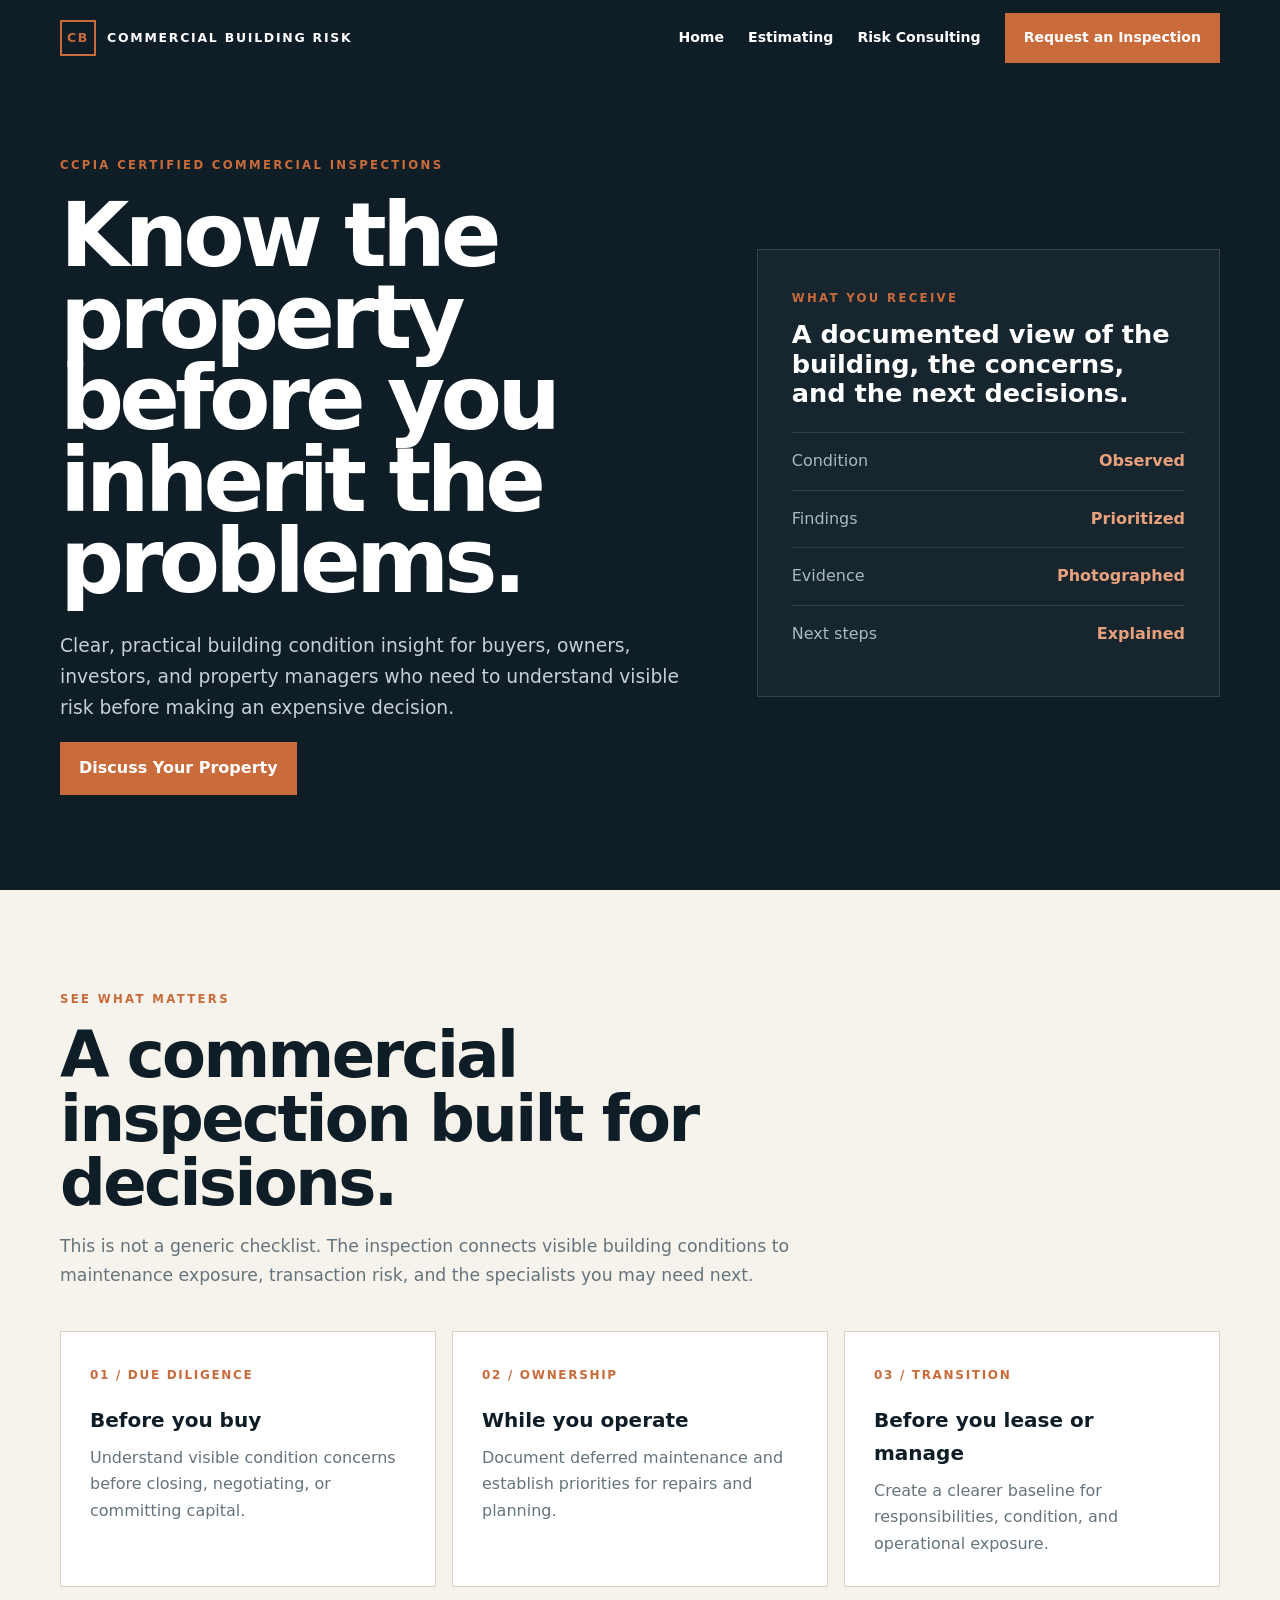
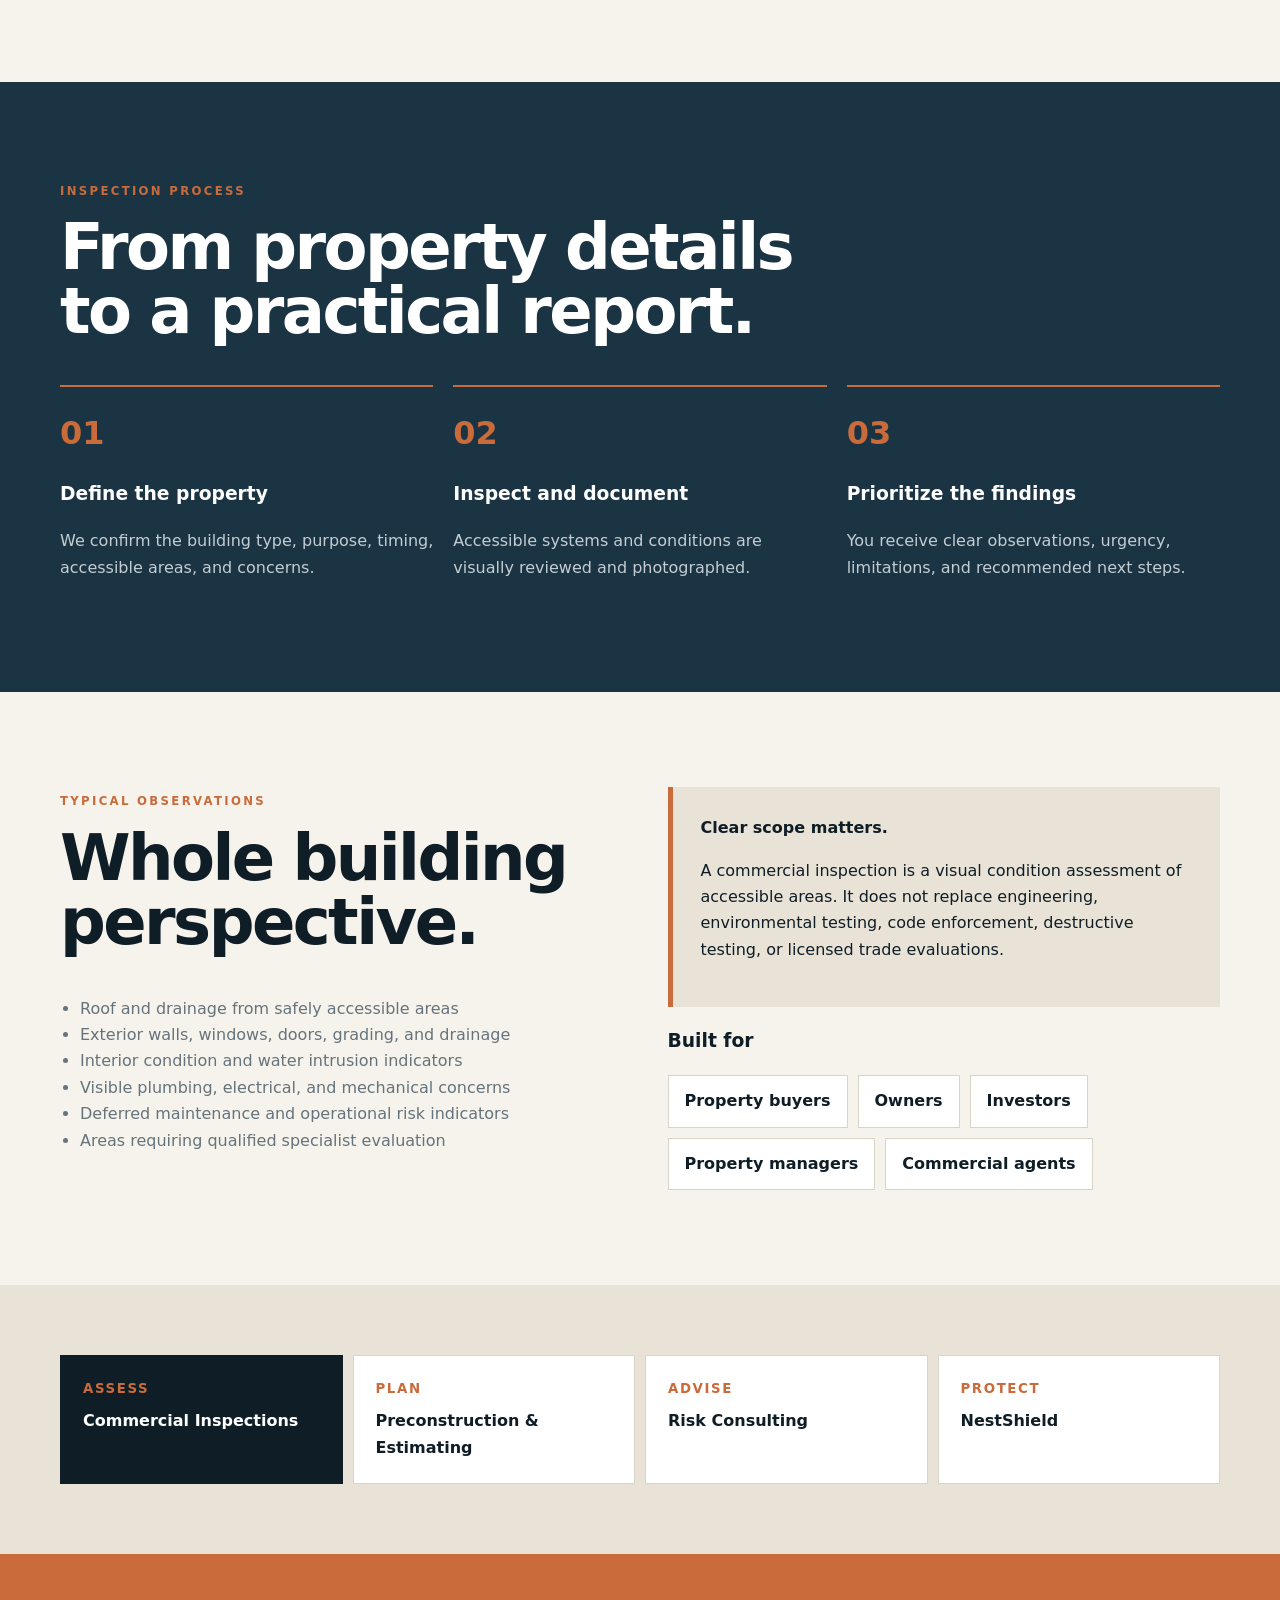
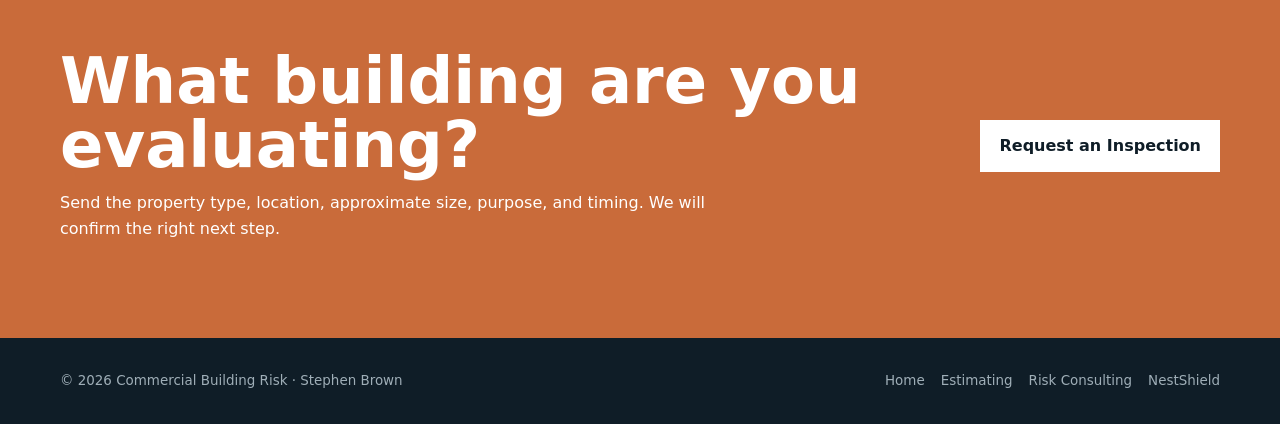
<file: inspections.html>
<!doctype html><html lang="en"><head><meta charset="utf-8"><meta name="viewport" content="width=device-width,initial-scale=1"><meta name="description" content="CCPIA Certified commercial building inspections and property condition insight for owners, buyers, investors, and property managers."><title>Commercial Building Inspections | Stephen Brown</title><link rel="stylesheet" href="service-pages.css"></head><body>
<header class="hero"><nav class="wrap nav"><a class="brand" href="index.html"><span class="mark">CB</span>Commercial Building Risk</a><div class="navlinks"><a href="index.html">Home</a><a href="estimating.html">Estimating</a><a href="risk-consulting.html">Risk Consulting</a><a class="button" href="#contact">Request an Inspection</a></div></nav><div class="wrap hero-grid"><div><span class="eyebrow">CCPIA Certified Commercial Inspections</span><h1>Know the property before you inherit the problems.</h1><p>Clear, practical building condition insight for buyers, owners, investors, and property managers who need to understand visible risk before making an expensive decision.</p><a class="button" href="#contact">Discuss Your Property</a></div><aside class="hero-panel"><span class="eyebrow">What you receive</span><h2>A documented view of the building, the concerns, and the next decisions.</h2><div class="metric"><span>Condition</span><strong>Observed</strong></div><div class="metric"><span>Findings</span><strong>Prioritized</strong></div><div class="metric"><span>Evidence</span><strong>Photographed</strong></div><div class="metric"><span>Next steps</span><strong>Explained</strong></div></aside></div></header>
<main><section><div class="wrap"><div class="heading"><span class="eyebrow">See what matters</span><h2>A commercial inspection built for decisions.</h2><p>This is not a generic checklist. The inspection connects visible building conditions to maintenance exposure, transaction risk, and the specialists you may need next.</p></div><div class="grid3"><article class="card"><b>01 / DUE DILIGENCE</b><h3>Before you buy</h3><p>Understand visible condition concerns before closing, negotiating, or committing capital.</p></article><article class="card"><b>02 / OWNERSHIP</b><h3>While you operate</h3><p>Document deferred maintenance and establish priorities for repairs and planning.</p></article><article class="card"><b>03 / TRANSITION</b><h3>Before you lease or manage</h3><p>Create a clearer baseline for responsibilities, condition, and operational exposure.</p></article></div></div></section>
<section class="dark"><div class="wrap"><div class="heading"><span class="eyebrow">Inspection process</span><h2>From property details to a practical report.</h2></div><div class="steps"><div class="step"><strong>01</strong><h3>Define the property</h3><p>We confirm the building type, purpose, timing, accessible areas, and concerns.</p></div><div class="step"><strong>02</strong><h3>Inspect and document</h3><p>Accessible systems and conditions are visually reviewed and photographed.</p></div><div class="step"><strong>03</strong><h3>Prioritize the findings</h3><p>You receive clear observations, urgency, limitations, and recommended next steps.</p></div></div></div></section>
<section><div class="wrap scope"><div><div class="heading"><span class="eyebrow">Typical observations</span><h2>Whole building perspective.</h2></div><ul><li>Roof and drainage from safely accessible areas</li><li>Exterior walls, windows, doors, grading, and drainage</li><li>Interior condition and water intrusion indicators</li><li>Visible plumbing, electrical, and mechanical concerns</li><li>Deferred maintenance and operational risk indicators</li><li>Areas requiring qualified specialist evaluation</li></ul></div><div><div class="note"><strong>Clear scope matters.</strong><p>A commercial inspection is a visual condition assessment of accessible areas. It does not replace engineering, environmental testing, code enforcement, destructive testing, or licensed trade evaluations.</p></div><h3>Built for</h3><div class="audience"><span>Property buyers</span><span>Owners</span><span>Investors</span><span>Property managers</span><span>Commercial agents</span></div></div></div></section>
<section class="network"><div class="wrap"><div class="network-grid"><a class="active" href="inspections.html"><small>ASSESS</small>Commercial Inspections</a><a href="estimating.html"><small>PLAN</small>Preconstruction &amp; Estimating</a><a href="risk-consulting.html"><small>ADVISE</small>Risk Consulting</a><a href="https://nestshield.net" target="_blank" rel="noopener noreferrer"><small>PROTECT</small>NestShield</a></div></div></section><section class="cta" id="contact"><div class="wrap cta-inner"><div><h2>What building are you evaluating?</h2><p>Send the property type, location, approximate size, purpose, and timing. We will confirm the right next step.</p></div><a class="button" href="mailto:YOUR-EMAIL@EXAMPLE.COM?subject=Commercial%20Building%20Inspection%20Request">Request an Inspection</a></div></section></main><footer><div class="wrap foot"><span>© 2026 Commercial Building Risk · Stephen Brown</span><nav><a href="index.html">Home</a><a href="estimating.html">Estimating</a><a href="risk-consulting.html">Risk Consulting</a><a href="https://nestshield.net">NestShield</a></nav></div></footer></body></html>
</file>
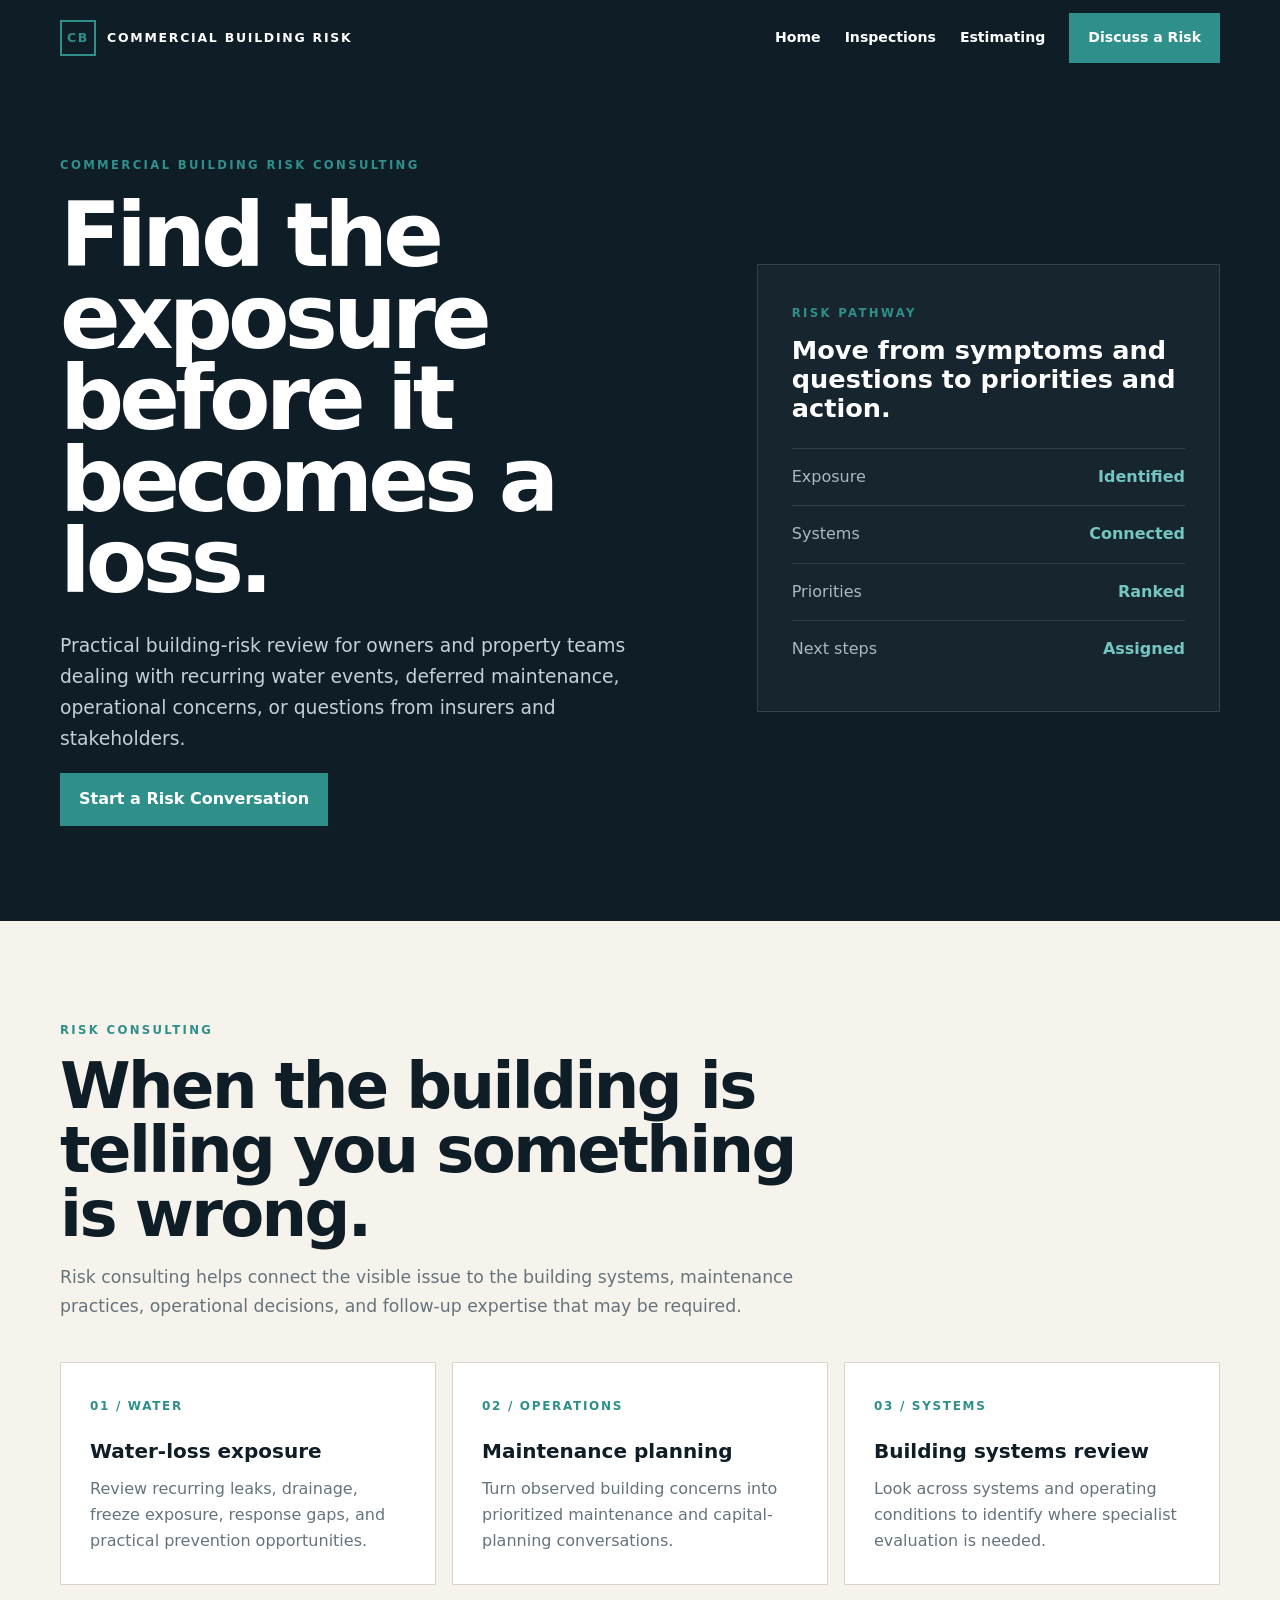
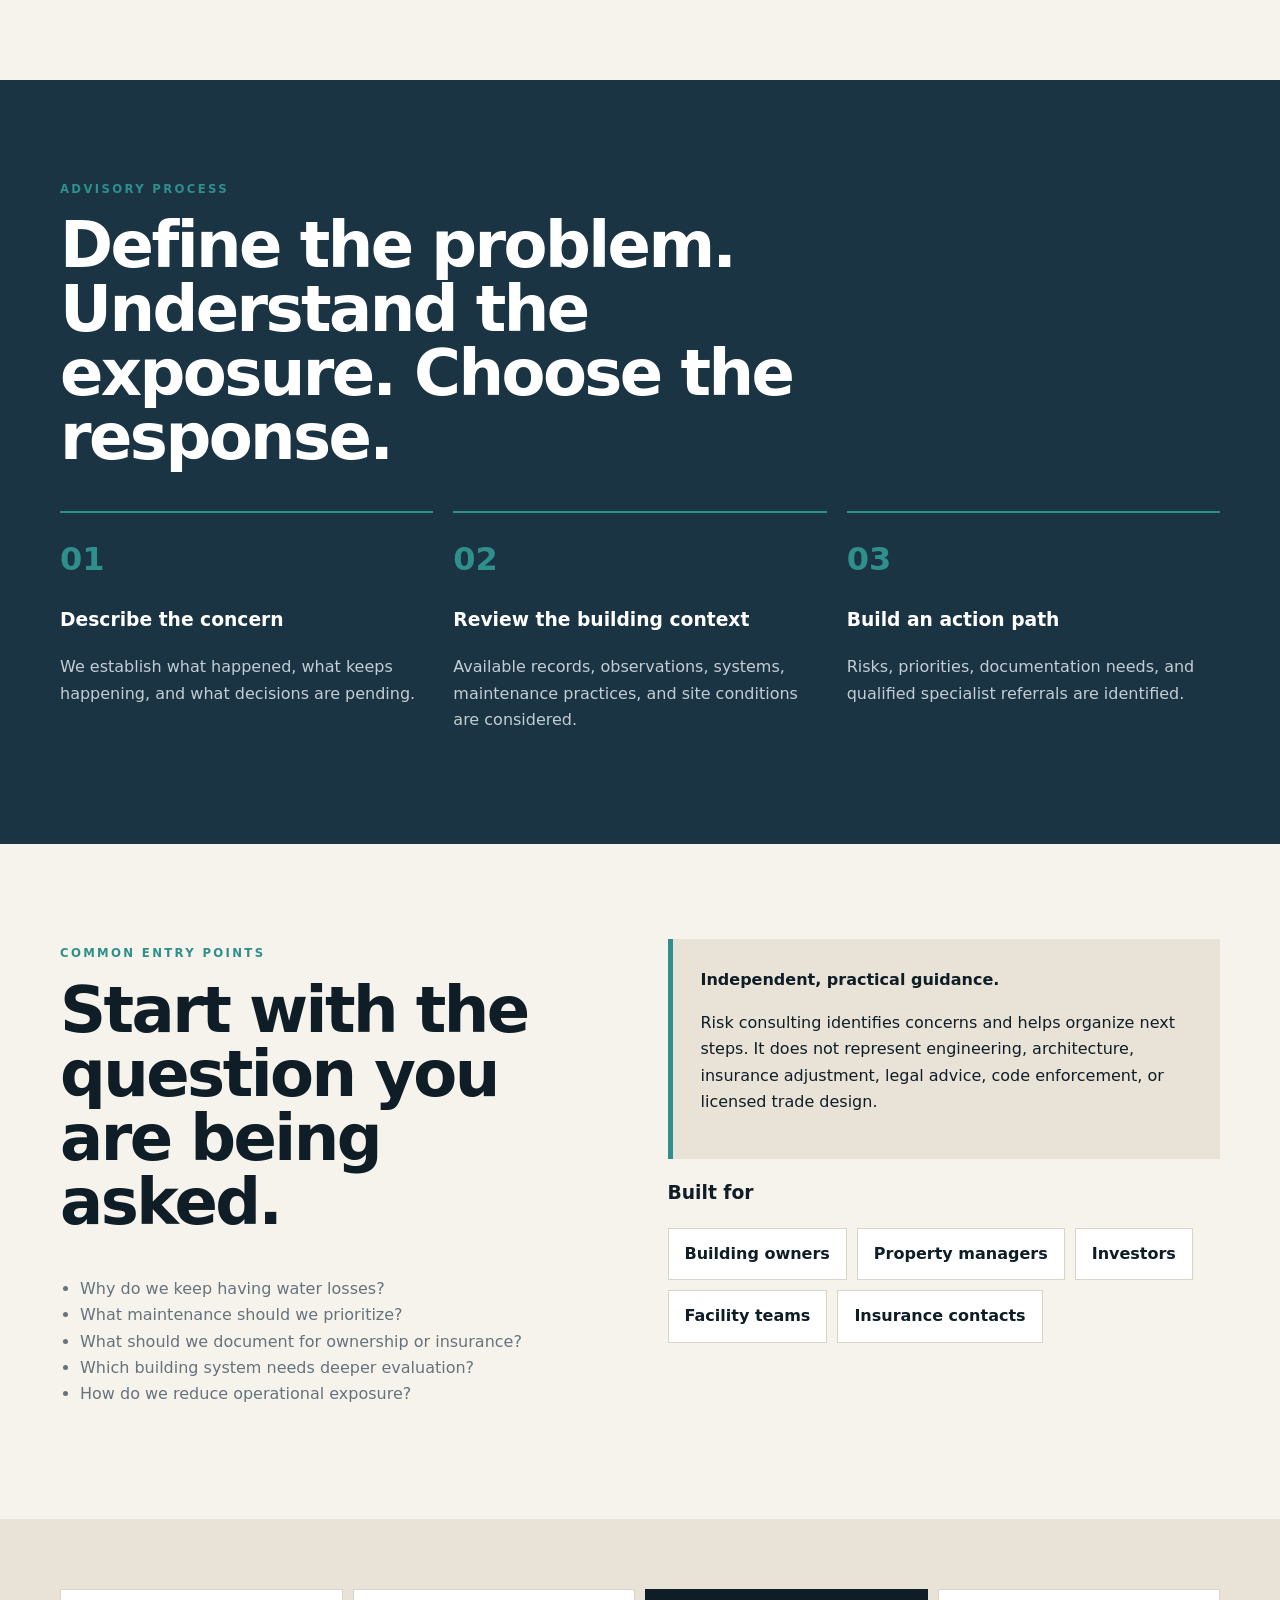
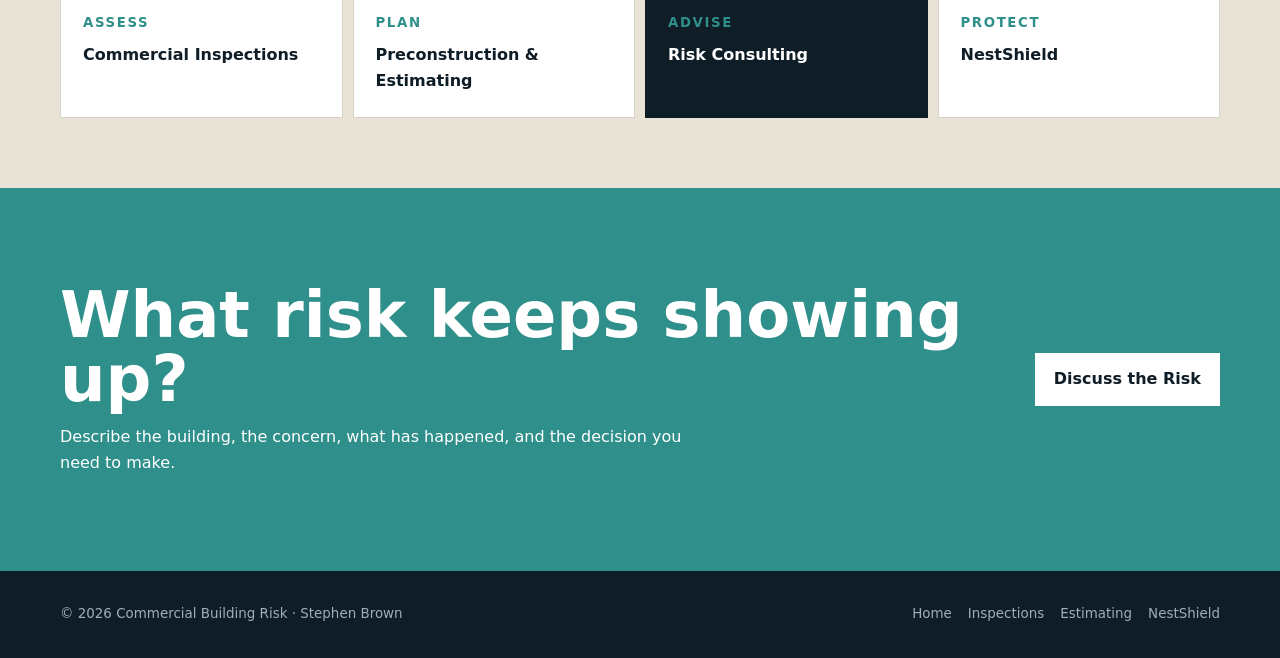
<file: risk-consulting.html>
<!doctype html><html lang="en" class="consult"><head><meta charset="utf-8"><meta name="viewport" content="width=device-width,initial-scale=1"><meta name="description" content="Commercial building risk consulting for water exposure, maintenance planning, operational risk, and building systems review."><title>Commercial Building Risk Consulting | Stephen Brown</title><link rel="stylesheet" href="service-pages.css"></head><body>
<header class="hero"><nav class="wrap nav"><a class="brand" href="index.html"><span class="mark">CB</span>Commercial Building Risk</a><div class="navlinks"><a href="index.html">Home</a><a href="inspections.html">Inspections</a><a href="estimating.html">Estimating</a><a class="button" href="#contact">Discuss a Risk</a></div></nav><div class="wrap hero-grid"><div><span class="eyebrow">Commercial Building Risk Consulting</span><h1>Find the exposure before it becomes a loss.</h1><p>Practical building-risk review for owners and property teams dealing with recurring water events, deferred maintenance, operational concerns, or questions from insurers and stakeholders.</p><a class="button" href="#contact">Start a Risk Conversation</a></div><aside class="hero-panel"><span class="eyebrow">Risk pathway</span><h2>Move from symptoms and questions to priorities and action.</h2><div class="metric"><span>Exposure</span><strong>Identified</strong></div><div class="metric"><span>Systems</span><strong>Connected</strong></div><div class="metric"><span>Priorities</span><strong>Ranked</strong></div><div class="metric"><span>Next steps</span><strong>Assigned</strong></div></aside></div></header>
<main><section><div class="wrap"><div class="heading"><span class="eyebrow">Risk consulting</span><h2>When the building is telling you something is wrong.</h2><p>Risk consulting helps connect the visible issue to the building systems, maintenance practices, operational decisions, and follow-up expertise that may be required.</p></div><div class="grid3"><article class="card"><b>01 / WATER</b><h3>Water-loss exposure</h3><p>Review recurring leaks, drainage, freeze exposure, response gaps, and practical prevention opportunities.</p></article><article class="card"><b>02 / OPERATIONS</b><h3>Maintenance planning</h3><p>Turn observed building concerns into prioritized maintenance and capital-planning conversations.</p></article><article class="card"><b>03 / SYSTEMS</b><h3>Building systems review</h3><p>Look across systems and operating conditions to identify where specialist evaluation is needed.</p></article></div></div></section>
<section class="dark"><div class="wrap"><div class="heading"><span class="eyebrow">Advisory process</span><h2>Define the problem. Understand the exposure. Choose the response.</h2></div><div class="steps"><div class="step"><strong>01</strong><h3>Describe the concern</h3><p>We establish what happened, what keeps happening, and what decisions are pending.</p></div><div class="step"><strong>02</strong><h3>Review the building context</h3><p>Available records, observations, systems, maintenance practices, and site conditions are considered.</p></div><div class="step"><strong>03</strong><h3>Build an action path</h3><p>Risks, priorities, documentation needs, and qualified specialist referrals are identified.</p></div></div></div></section>
<section><div class="wrap scope"><div><div class="heading"><span class="eyebrow">Common entry points</span><h2>Start with the question you are being asked.</h2></div><ul><li>Why do we keep having water losses?</li><li>What maintenance should we prioritize?</li><li>What should we document for ownership or insurance?</li><li>Which building system needs deeper evaluation?</li><li>How do we reduce operational exposure?</li></ul></div><div><div class="note"><strong>Independent, practical guidance.</strong><p>Risk consulting identifies concerns and helps organize next steps. It does not represent engineering, architecture, insurance adjustment, legal advice, code enforcement, or licensed trade design.</p></div><h3>Built for</h3><div class="audience"><span>Building owners</span><span>Property managers</span><span>Investors</span><span>Facility teams</span><span>Insurance contacts</span></div></div></div></section>
<section class="network"><div class="wrap"><div class="network-grid"><a href="inspections.html"><small>ASSESS</small>Commercial Inspections</a><a href="estimating.html"><small>PLAN</small>Preconstruction &amp; Estimating</a><a class="active" href="risk-consulting.html"><small>ADVISE</small>Risk Consulting</a><a href="https://nestshield.net" target="_blank" rel="noopener noreferrer"><small>PROTECT</small>NestShield</a></div></div></section><section class="cta" id="contact"><div class="wrap cta-inner"><div><h2>What risk keeps showing up?</h2><p>Describe the building, the concern, what has happened, and the decision you need to make.</p></div><a class="button" href="mailto:YOUR-EMAIL@EXAMPLE.COM?subject=Commercial%20Building%20Risk%20Consulting">Discuss the Risk</a></div></section></main><footer><div class="wrap foot"><span>© 2026 Commercial Building Risk · Stephen Brown</span><nav><a href="index.html">Home</a><a href="inspections.html">Inspections</a><a href="estimating.html">Estimating</a><a href="https://nestshield.net">NestShield</a></nav></div></footer></body></html>
</file>
<file: sites/brm/brg-premium.css>
/* Brown Risk Group premium visual system */
:root {
  --navy: #0f172a;
  --slate: #1e293b;
  --gold: #c8a85c;
  --gold-hover: #b8963f;
  --light: #f8fafc;
  --white: #ffffff;
  --text: #334155;
  --text-light: #64748b;
  --border: #e2e8f0;
  --blue-soft: #eff6ff;
  --shadow-sm: 0 8px 24px rgba(15, 23, 42, .06);
  --shadow-lg: 0 28px 70px rgba(15, 23, 42, .16);
}

html { scroll-behavior: smooth; }

body {
  background: var(--white);
  color: var(--text);
  font-family: Inter, ui-sans-serif, -apple-system, BlinkMacSystemFont, "Segoe UI", sans-serif;
  letter-spacing: -.01em;
  -webkit-font-smoothing: antialiased;
}

nav {
  min-height: 76px;
  padding: 0 3rem;
  background: rgba(15, 23, 42, .96);
  border-bottom: 1px solid rgba(255, 255, 255, .08);
  backdrop-filter: blur(18px);
}

.nav-brand { font-size: 1.05rem; letter-spacing: .13em; }
.nav-brand span { color: #c8a85c; }
.nav-links { align-items: center; gap: 1.65rem; }
.nav-links a { font-size: .82rem; letter-spacing: .02em; }
.nav-cta { padding: .7rem 1.1rem; border-radius: 6px; }

.hero {
  position: relative;
  isolation: isolate;
  overflow: hidden;
  padding: 7.5rem 3rem 7rem;
  background: var(--navy);
}

.hero::before {
  content: "";
  position: absolute;
  inset: 0;
  z-index: -2;
  background:
    linear-gradient(90deg, rgba(15,23,42,.98) 0%, rgba(15,23,42,.94) 42%, rgba(15,23,42,.30) 76%, rgba(15,23,42,.56) 100%),
    url("brg-commercial-hero.jpg") center 48% / cover no-repeat;
}

.hero::after {
  content: "";
  position: absolute;
  inset: 0;
  z-index: -1;
  opacity: .16;
  background-image:
    linear-gradient(rgba(200,168,92,.22) 1px, transparent 1px),
    linear-gradient(90deg, rgba(200,168,92,.22) 1px, transparent 1px);
  background-size: 56px 56px;
  mask-image: linear-gradient(90deg, transparent 10%, #000 72%, transparent 100%);
}

.hero .container {
  max-width: 1240px;
  grid-template-columns: minmax(0, 760px);
  margin: 0 auto;
}

.hero-copy { position: relative; z-index: 3; }
.hero-visual { display: none; }

.section-label {
  color: #c8a85c;
  font-size: .75rem;
  letter-spacing: .18em;
  margin-bottom: 1rem;
}

.hero h1 {
  max-width: 760px;
  margin-bottom: 1.5rem;
  color: var(--white);
  font-size: clamp(2.8rem, 5.2vw, 4.75rem);
  font-weight: 650;
  line-height: 1.02;
  letter-spacing: -.045em;
}

.hero h1 span { color: #dec98f; }

.hero p {
  max-width: 680px;
  margin-bottom: 2.2rem;
  color: #cbd5e1;
  font-size: 1.15rem;
  line-height: 1.75;
  opacity: 1;
}

.hero-actions { gap: .85rem; }
.hero-cta, .hero-secondary, .handoff-link, .final-handoff a, .contact-form button {
  border-radius: 6px;
  transition: transform .2s ease, box-shadow .2s ease, background .2s ease, border-color .2s ease;
}

.hero-cta {
  padding: .95rem 1.5rem;
  color: var(--white);
  background: #2563eb;
  box-shadow: 0 12px 30px rgba(37, 99, 235, .28);
}

.hero-cta:hover, .contact-form button:hover { background: #1d4ed8; transform: translateY(-2px); }
.hero-secondary { padding: .95rem 1.5rem; background: rgba(15,23,42,.26); border-color: rgba(255,255,255,.28); }
.hero-secondary:hover { background: rgba(255,255,255,.09); border-color: rgba(255,255,255,.52); transform: translateY(-2px); }

.trust-strip {
  width: fit-content;
  margin-top: 3.25rem;
  padding: .85rem 0;
  border-top: 1px solid rgba(255,255,255,.15);
  border-bottom: 1px solid rgba(255,255,255,.15);
}

.trust-strip span { padding: .1rem 1.15rem; color: #cbd5e1; border-color: rgba(255,255,255,.16); font-size: .76rem; letter-spacing: .025em; }
.trust-strip span:first-child { padding-left: 0; color: #dec98f; }

section { padding: 7rem 3rem; }
.container { max-width: 1180px; }
.section-light { background: var(--white); }
.section-alt { position: relative; background: var(--light); }

.section-title {
  max-width: 790px;
  margin-bottom: 1.25rem;
  color: var(--navy);
  font-size: clamp(2rem, 3.4vw, 3.15rem);
  font-weight: 650;
  line-height: 1.12;
  letter-spacing: -.035em;
}

.section-desc { max-width: 760px; margin-bottom: 3rem; color: var(--text-light); font-size: 1.05rem; line-height: 1.8; }

.intent-grid { gap: 1px; padding: 0; overflow: hidden; border: 1px solid var(--border); border-radius: 10px; background: var(--border); box-shadow: var(--shadow-sm); }
.intent-card {
  position: relative;
  min-height: 162px;
  padding: 1.65rem;
  border: 0;
  background: rgba(255,255,255,.98);
  box-shadow: none;
  transition: transform .2s ease, background .2s ease;
}
.intent-card::after { content: "↗"; position: absolute; right: 1.4rem; bottom: 1.2rem; color: #c8a85c; font-size: 1.1rem; }
.intent-card:hover { z-index: 2; transform: translateY(-4px); background: var(--blue-soft); }
.intent-card strong { font-size: 1rem; line-height: 1.35; }
.intent-card.nest { background: var(--slate); border: 0; }
.intent-card.nest::after { color: #56b6c8; }

.audience-grid, .deliverable-grid { gap: 1.25rem; }
.audience-item, .deliverable-item, .service-card {
  position: relative;
  overflow: hidden;
  padding: 2rem;
  border: 1px solid var(--border);
  border-radius: 10px;
  background: rgba(255,255,255,.94);
  box-shadow: var(--shadow-sm);
  transition: transform .22s ease, box-shadow .22s ease, border-color .22s ease;
}
.audience-item:hover, .deliverable-item:hover, .service-card:hover { transform: translateY(-5px); border-color: #bfdbfe; box-shadow: 0 18px 44px rgba(15,23,42,.10); }
.audience-item::before, .deliverable-item::before { content: ""; display: block; width: 30px; height: 2px; margin-bottom: 1.2rem; background: #c8a85c; }
.audience-item h3, .deliverable-item h3, .service-card h3 { font-size: 1.08rem; font-weight: 650; }
.audience-item p, .deliverable-item p { line-height: 1.65; }

.services-grid { gap: 1.5rem; }
.service-card { padding: 2.5rem; }
.service-icon {
  display: grid;
  place-items: center;
  width: 56px;
  height: 56px;
  margin-bottom: 1.6rem;
  border: 1px solid #bfdbfe;
  border-radius: 10px;
  background: linear-gradient(145deg, #fff, #eff6ff);
  box-shadow: 0 10px 22px rgba(37,99,235,.10);
}
.service-icon svg { width: 32px; fill: none; stroke: #0f172a; stroke-width: 1.6; stroke-linecap: round; stroke-linejoin: round; }
.service-icon svg .accent { stroke: #2563eb; stroke-width: 2; }
.service-card li { padding: .52rem 0 .52rem 1.35rem; color: #475569; }
.service-card li::before { top: 1rem; width: 5px; height: 5px; background: #2563eb; }

#report { background: linear-gradient(180deg, #fff 0%, #f8fafc 100%); }
.report-preview {
  isolation: isolate;
  min-height: 420px;
  padding: 3.2rem 3rem;
  overflow: visible;
  border: 1px solid #cbd5e1;
  border-radius: 8px;
  background: #fff;
  box-shadow: var(--shadow-lg);
  transform: rotate(1deg);
  transition: transform .25s ease, box-shadow .25s ease;
}
.report-preview:hover { transform: rotate(0) translateY(-5px); box-shadow: 0 36px 80px rgba(15,23,42,.20); }
.report-preview::before { top: 1.3rem; right: 1.4rem; color: #b8963f; }
.report-preview::after {
  content: "";
  position: absolute;
  z-index: -2;
  inset: 14px -14px -14px 14px;
  border: 1px solid #dbe3ee;
  border-radius: 8px;
  background: #f1f5f9;
}
.report-stack { position: absolute; top: 0; left: 0; width: 100%; height: 7px; border-radius: 8px 8px 0 0; background: #c8a85c; }
.report-line { height: 7px; border-radius: 4px; background: #dbe3ee; }

.process { position: relative; gap: 1rem; }
.process::before { content: ""; position: absolute; top: 35px; left: 6%; right: 6%; height: 1px; background: linear-gradient(90deg, transparent, #dec98f 10%, #dec98f 90%, transparent); }
.process-step {
  position: relative;
  z-index: 1;
  min-height: 285px;
  padding: 1.5rem;
  border: 1px solid var(--border);
  border-radius: 10px;
  background: rgba(255,255,255,.96);
  box-shadow: var(--shadow-sm);
}
.process-step strong { position: absolute; top: 1.25rem; right: 1.25rem; color: #b8963f; font-size: .72rem; letter-spacing: .12em; }
.process-icon { display: grid; place-items: center; width: 42px; height: 42px; margin-bottom: 2rem; border: 1px solid #bfdbfe; border-radius: 50%; background: #eff6ff; }
.process-icon svg { width: 21px; fill: none; stroke: #1d4ed8; stroke-width: 1.5; stroke-linecap: round; stroke-linejoin: round; }
.process-step h3 { margin-bottom: .7rem; color: var(--navy); font-size: 1rem; }
.process-step p { color: var(--text-light); font-size: .9rem; line-height: 1.65; }

.independence { padding: 5.5rem 3rem; background: var(--navy); text-align: left; }
.independence-inner { display: grid; grid-template-columns: 100px 1fr; align-items: center; gap: 2.5rem; }
.independence-mark { display: grid; place-items: center; width: 92px; height: 92px; border: 1px solid rgba(200,168,92,.34); border-radius: 22px; background: rgba(200,168,92,.08); }
.independence-mark svg { width: 58px; fill: none; stroke: #e2e8f0; stroke-width: 2; stroke-linecap: round; stroke-linejoin: round; }
.independence-mark svg .accent { stroke: #c8a85c; stroke-width: 3; }
.independence h2 { margin-bottom: .7rem; font-size: clamp(1.8rem, 3vw, 2.7rem); letter-spacing: -.03em; }
.independence p { margin: 0; max-width: 840px; color: #cbd5e1; opacity: 1; }

.handoff { padding: 5rem 3rem; background: #111c31; border-top: 1px solid rgba(148,163,184,.14); }
.handoff-grid { grid-template-columns: 1.35fr .65fr; }
.handoff-link { color: #0f172a; background: #56b6c8; }
.handoff-note { border-color: rgba(86,182,200,.24); border-radius: 10px; background: rgba(86,182,200,.07); }
.handoff-note strong { color: #83cedc; }

.about-content { gap: 5rem; }
.about-stats { gap: 1rem; }
.stat { padding: 2rem 1rem; border: 1px solid var(--border); border-radius: 10px; background: #fff; box-shadow: var(--shadow-sm); }
.stat-number { color: #b8963f; font-size: 2.25rem; letter-spacing: -.04em; }

details { padding: 1.35rem 0; border-color: var(--border); }
summary { position: relative; padding-right: 2rem; font-size: 1rem; }
summary::after { content: "+"; position: absolute; right: .4rem; color: #b8963f; font-size: 1.25rem; font-weight: 400; }
details[open] summary::after { content: "−"; }

.contact-section { padding: 7rem 3rem; background: var(--navy); }
.contact-grid { max-width: 1180px; gap: 6rem; }
.contact-info h2 { font-size: clamp(2.2rem,4vw,3.5rem); line-height: 1.08; letter-spacing: -.04em; }
.contact-info h2 span { color: #dec98f; }
.contact-detail .icon { color: #c8a85c; }
.contact-form { padding: 2rem; border: 1px solid rgba(148,163,184,.18); border-radius: 12px; background: rgba(255,255,255,.04); box-shadow: 0 28px 60px rgba(0,0,0,.16); }
.contact-form input, .contact-form textarea { border-color: rgba(148,163,184,.25); border-radius: 6px; background: rgba(255,255,255,.06); transition: border-color .2s, background .2s, box-shadow .2s; }
.contact-form input:focus, .contact-form textarea:focus { outline: none; border-color: #60a5fa; background: rgba(255,255,255,.09); box-shadow: 0 0 0 3px rgba(37,99,235,.2); }
.contact-form button { color: #fff; background: #2563eb; }

.final-handoff { padding: 2.5rem 3rem; border-top: 1px solid rgba(86,182,200,.22); background: #0b1220; }
.final-handoff-inner { max-width: 1180px; }
.final-handoff a { color: #d8f3f7; background: transparent; border: 1px solid #56b6c8; }
.final-handoff a:hover { color: #0f172a; background: #56b6c8; transform: translateY(-2px); }
footer { background: #080e1a; }
footer a { color: #83cedc; }

a:focus-visible, button:focus-visible, summary:focus-visible, input:focus-visible, textarea:focus-visible { outline: 3px solid #60a5fa; outline-offset: 3px; }

@media (max-width: 980px) {
  nav { padding: 0 1.5rem; }
  .nav-links { gap: 1rem; }
  .hero { padding: 6rem 2rem; }
  .intent-grid, .audience-grid { grid-template-columns: 1fr 1fr; }
  .process { grid-template-columns: repeat(2, 1fr); }
  .process::before { display: none; }
  .process-step { min-height: 240px; }
}

@media (max-width: 768px) {
  section { padding: 5rem 1.35rem; }
  .hero { padding: 5rem 1.35rem; }
  .hero::before { background: linear-gradient(90deg, rgba(15,23,42,.97), rgba(15,23,42,.78)), url("brg-commercial-hero.jpg") 60% center / cover no-repeat; }
  .hero h1 { font-size: clamp(2.5rem, 11vw, 3.5rem); }
  .trust-strip { width: 100%; }
  .trust-strip span { padding: .35rem 0; }
  .intent-grid, .audience-grid, .deliverable-grid, .process { grid-template-columns: 1fr; }
  .intent-card { min-height: 140px; }
  .process-step { min-height: 0; }
  .independence { padding: 4.5rem 1.35rem; }
  .independence-inner { grid-template-columns: 1fr; gap: 1.5rem; }
  .independence-mark { width: 76px; height: 76px; }
  .handoff, .contact-section { padding-left: 1.35rem; padding-right: 1.35rem; }
  .contact-grid { gap: 3rem; }
  .report-preview { min-height: 360px; padding: 3rem 1.6rem; transform: none; }
  .report-preview::after { inset: 10px -8px -10px 8px; }
}

@media (prefers-reduced-motion: reduce) {
  html { scroll-behavior: auto; }
  *, *::before, *::after { scroll-behavior: auto !important; transition-duration: .01ms !important; animation-duration: .01ms !important; }
}
</file>
<file: service-pages.css>
:root{--ink:#0f1d27;--slate:#1b3443;--paper:#f6f3ec;--white:#fff;--muted:#65737c;--line:#d9d4c8;--accent:#c96b3a;--accent2:#e8a17d;--max:1160px}*{box-sizing:border-box}html{scroll-behavior:smooth}body{margin:0;background:var(--paper);color:var(--ink);font:16px/1.65 Inter,ui-sans-serif,system-ui,-apple-system,"Segoe UI",sans-serif}a{color:inherit}.wrap{width:min(var(--max),calc(100% - 40px));margin:auto}.nav{height:76px;display:flex;align-items:center;justify-content:space-between}.brand{display:flex;align-items:center;gap:11px;text-decoration:none;font-size:.78rem;font-weight:900;letter-spacing:.14em;text-transform:uppercase}.mark{width:36px;height:36px;border:2px solid var(--accent);display:grid;place-items:center;color:var(--accent)}.navlinks{display:flex;align-items:center;gap:24px}.navlinks a{text-decoration:none;font-size:.88rem;font-weight:750}.button{display:inline-flex;align-items:center;justify-content:center;padding:13px 19px;background:var(--accent);color:#fff;text-decoration:none;font-weight:900;border:0}.hero{background:var(--ink);color:#fff;overflow:hidden}.hero-grid{min-height:650px;display:grid;grid-template-columns:1.15fr .85fr;gap:70px;align-items:center;padding:75px 0 95px}.eyebrow{font-size:.73rem;letter-spacing:.2em;text-transform:uppercase;font-weight:900;color:var(--accent)}h1{font-size:clamp(3.5rem,7vw,6.8rem);line-height:.91;letter-spacing:-.055em;margin:18px 0 28px}.hero p{color:#c5d0d6;font-size:1.17rem;max-width:690px}.hero-panel{border:1px solid #ffffff22;background:#ffffff09;padding:34px}.hero-panel h2{font-size:1.6rem;line-height:1.15;margin:10px 0 24px}.metric{padding:15px 0;border-top:1px solid #ffffff1f;display:flex;justify-content:space-between;gap:20px}.metric span{color:#aab8c0}.metric strong{color:var(--accent2)}section{padding:95px 0}.heading{max-width:760px;margin-bottom:42px}.heading h2{font-size:clamp(2.4rem,5vw,4.2rem);line-height:1;letter-spacing:-.04em;margin:12px 0 17px}.heading p{color:var(--muted);font-size:1.08rem}.grid3{display:grid;grid-template-columns:repeat(3,1fr);gap:16px}.card{background:#fff;border:1px solid var(--line);padding:29px}.card b{color:var(--accent);font-size:.75rem;letter-spacing:.14em}.card h3{font-size:1.25rem;margin:16px 0 8px}.card p{color:var(--muted);margin:0}.dark{background:var(--slate);color:#fff}.dark .heading p{color:#c1cdd3}.steps{display:grid;grid-template-columns:repeat(3,1fr);gap:20px}.step{border-top:2px solid var(--accent);padding-top:20px}.step strong{font-size:2rem;color:var(--accent)}.step p{color:#c3cdd3}.audience{display:flex;flex-wrap:wrap;gap:10px}.audience span{background:#fff;border:1px solid var(--line);padding:12px 16px;font-weight:800}.scope{display:grid;grid-template-columns:1fr 1fr;gap:55px}.scope ul{padding-left:20px;color:var(--muted)}.note{background:#e9e3d7;padding:28px;border-left:5px solid var(--accent)}.network{padding:70px 0;background:#e9e3d7}.network-grid{display:grid;grid-template-columns:repeat(4,1fr);gap:10px}.network a{background:#fff;border:1px solid var(--line);padding:22px;text-decoration:none;font-weight:900;transition:.2s}.network a:hover{transform:translateY(-3px);border-color:var(--accent)}.network a.active{background:var(--ink);color:#fff;border-color:var(--ink)}.network small{display:block;color:var(--accent);letter-spacing:.12em;margin-bottom:8px}.cta{background:var(--accent);color:#fff}.cta-inner{display:flex;justify-content:space-between;align-items:center;gap:45px}.cta h2{font-size:clamp(2.3rem,5vw,4rem);line-height:1;margin:0 0 13px}.cta p{margin:0;max-width:650px}.cta .button{background:#fff;color:var(--ink);white-space:nowrap}footer{background:var(--ink);color:#9faeb7;padding:32px 0}.foot{display:flex;justify-content:space-between;gap:20px;flex-wrap:wrap;font-size:.84rem}.foot nav{display:flex;gap:16px;flex-wrap:wrap}.foot a{text-decoration:none}.estimate{--accent:#d18a2f;--accent2:#f1be72}.consult{--accent:#2f8f8a;--accent2:#74c6c1}@media(max-width:820px){.hero-grid,.scope{grid-template-columns:1fr}.grid3,.steps{grid-template-columns:1fr}.network-grid{grid-template-columns:repeat(2,1fr)}.hero-grid{gap:35px}.cta-inner{align-items:flex-start;flex-direction:column}}@media(max-width:580px){.wrap{width:min(var(--max),calc(100% - 26px))}.navlinks a:not(.button){display:none}h1{font-size:3.25rem}section{padding:72px 0}.network-grid{grid-template-columns:1fr}.hero-grid{padding:55px 0 75px}.brand{font-size:.67rem}}
</file>
